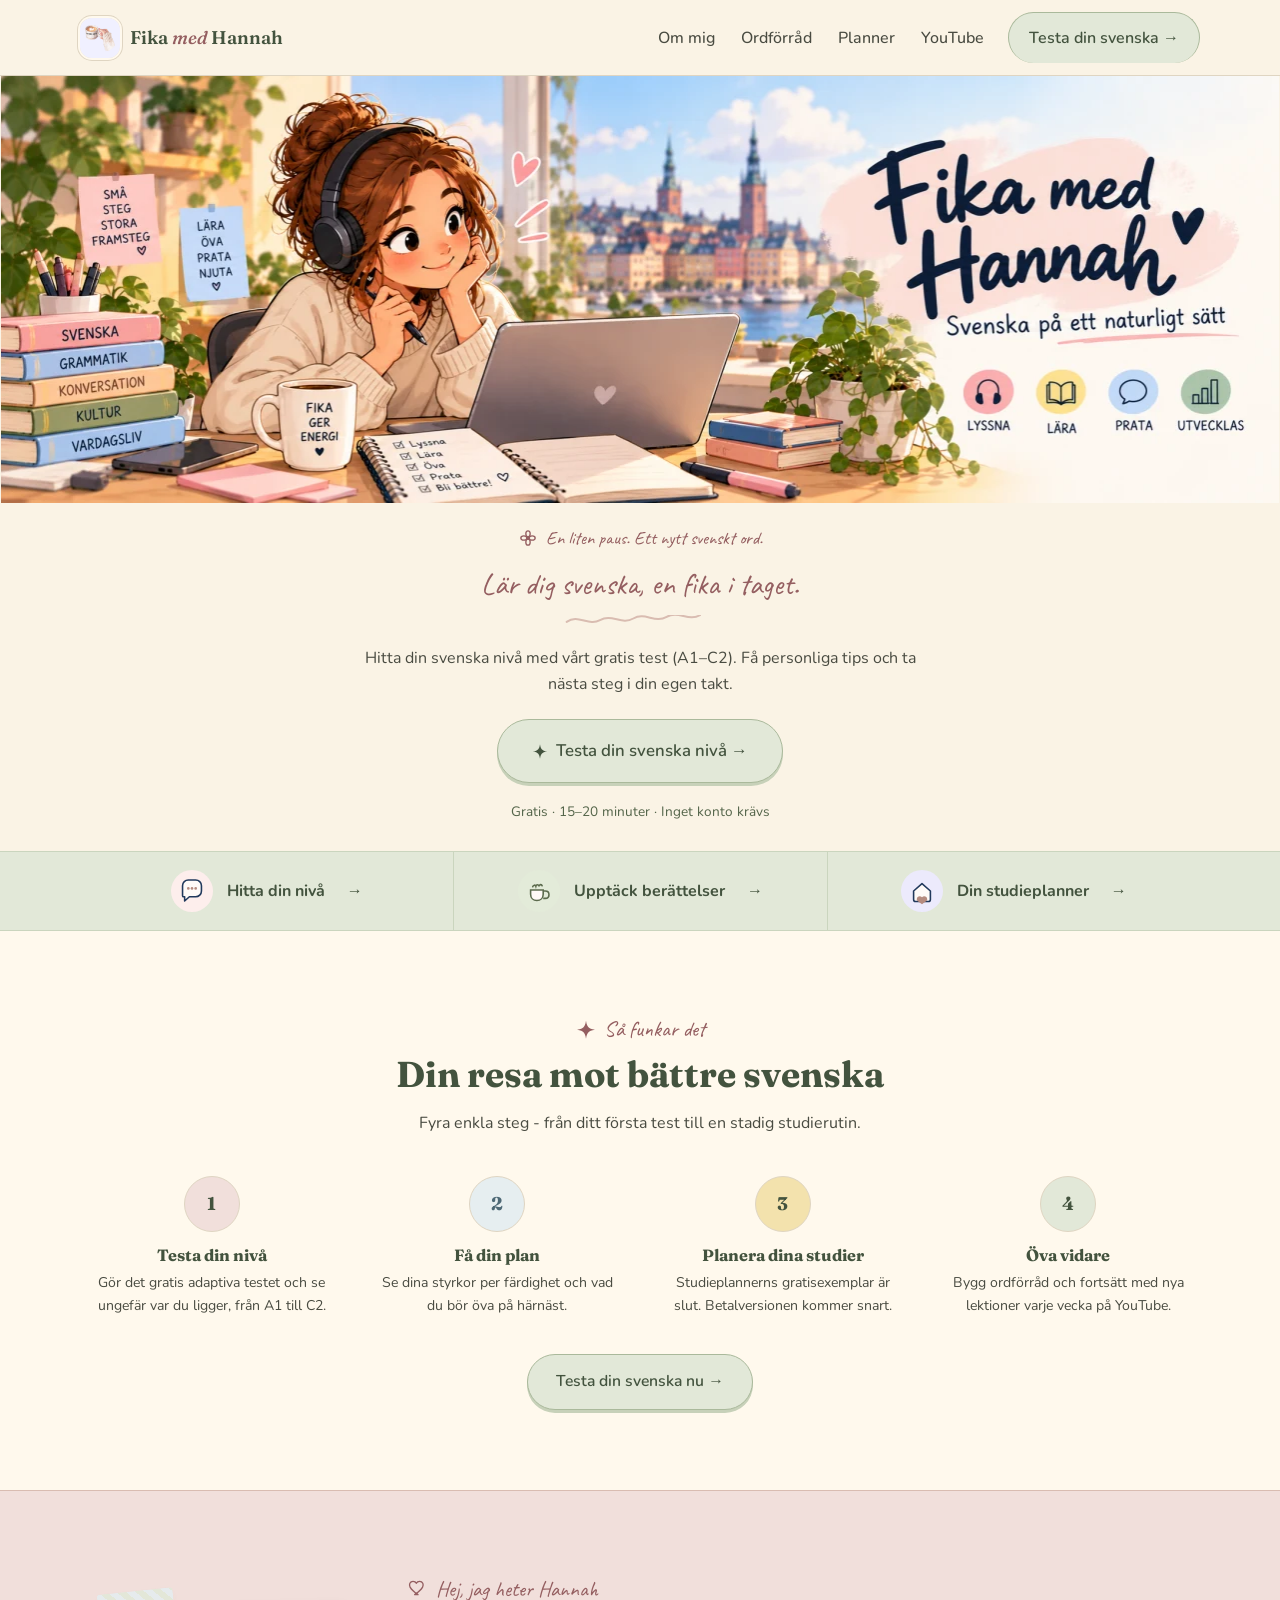
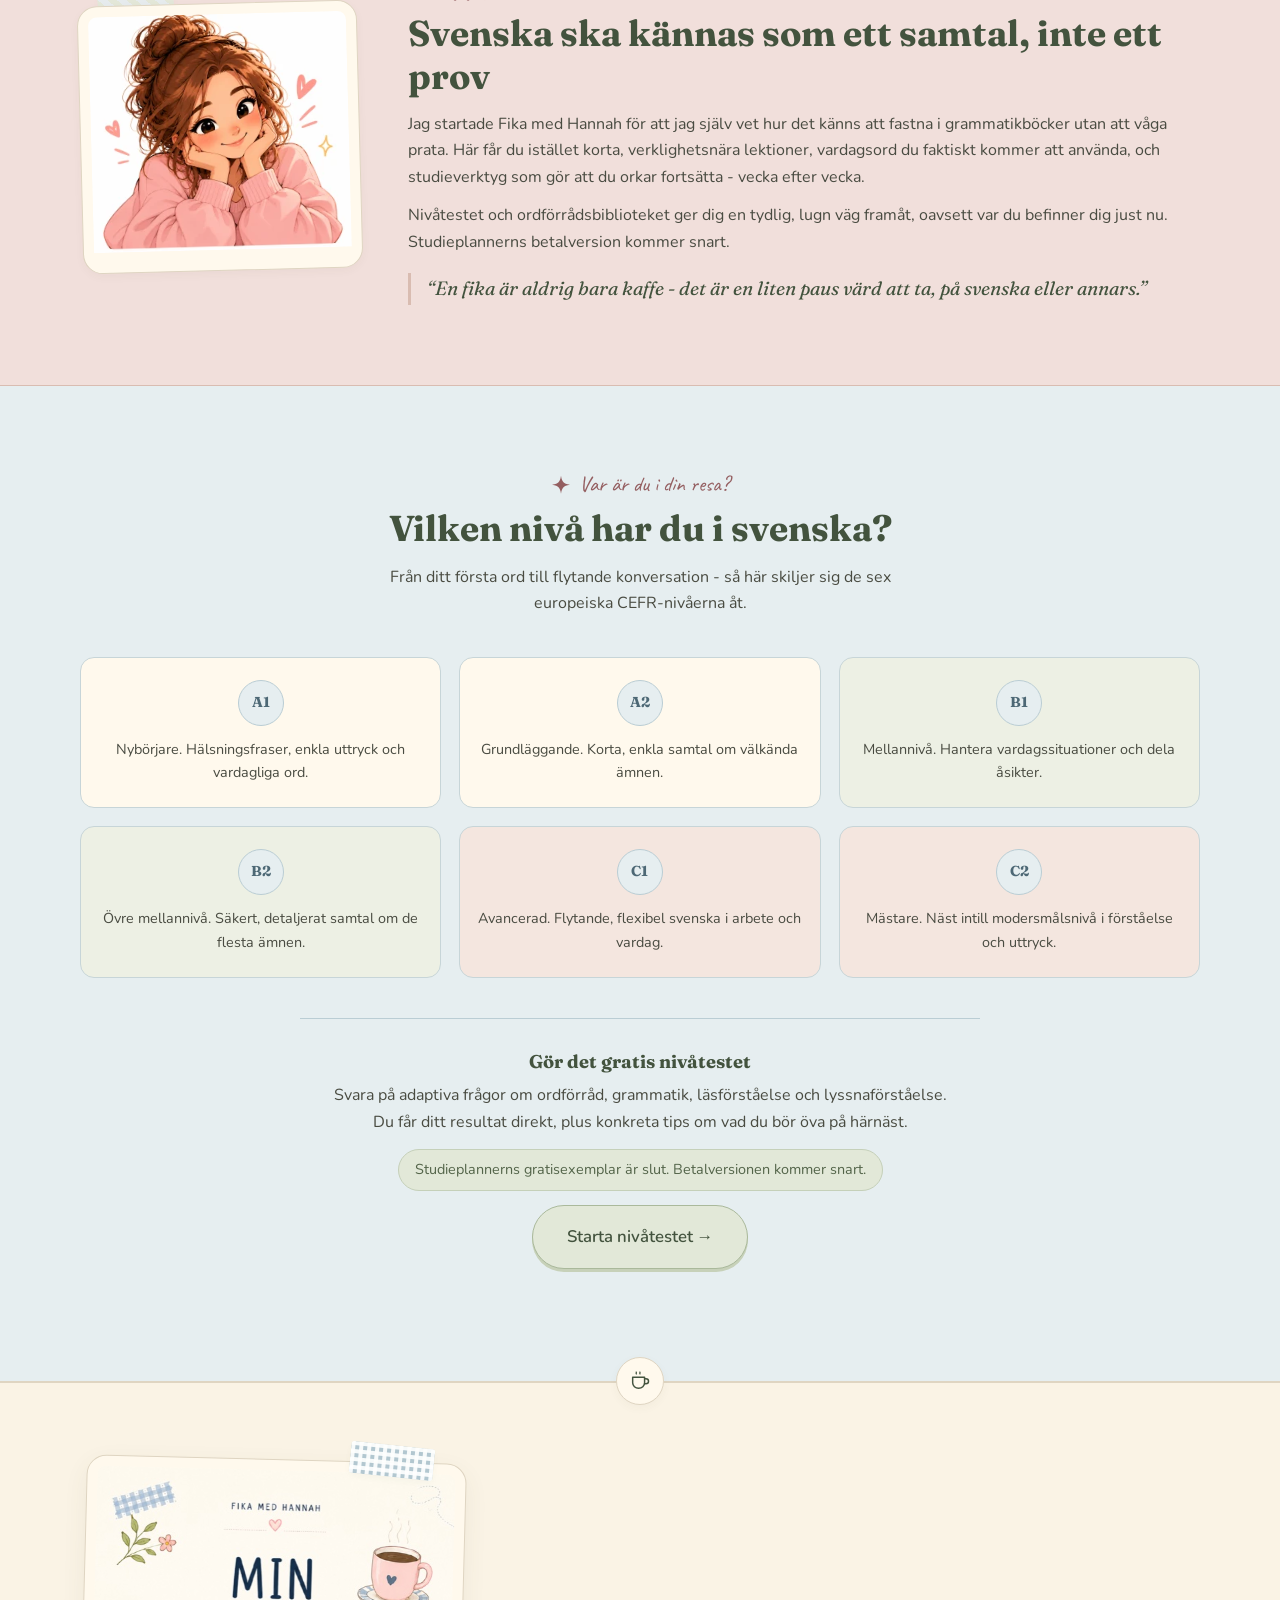
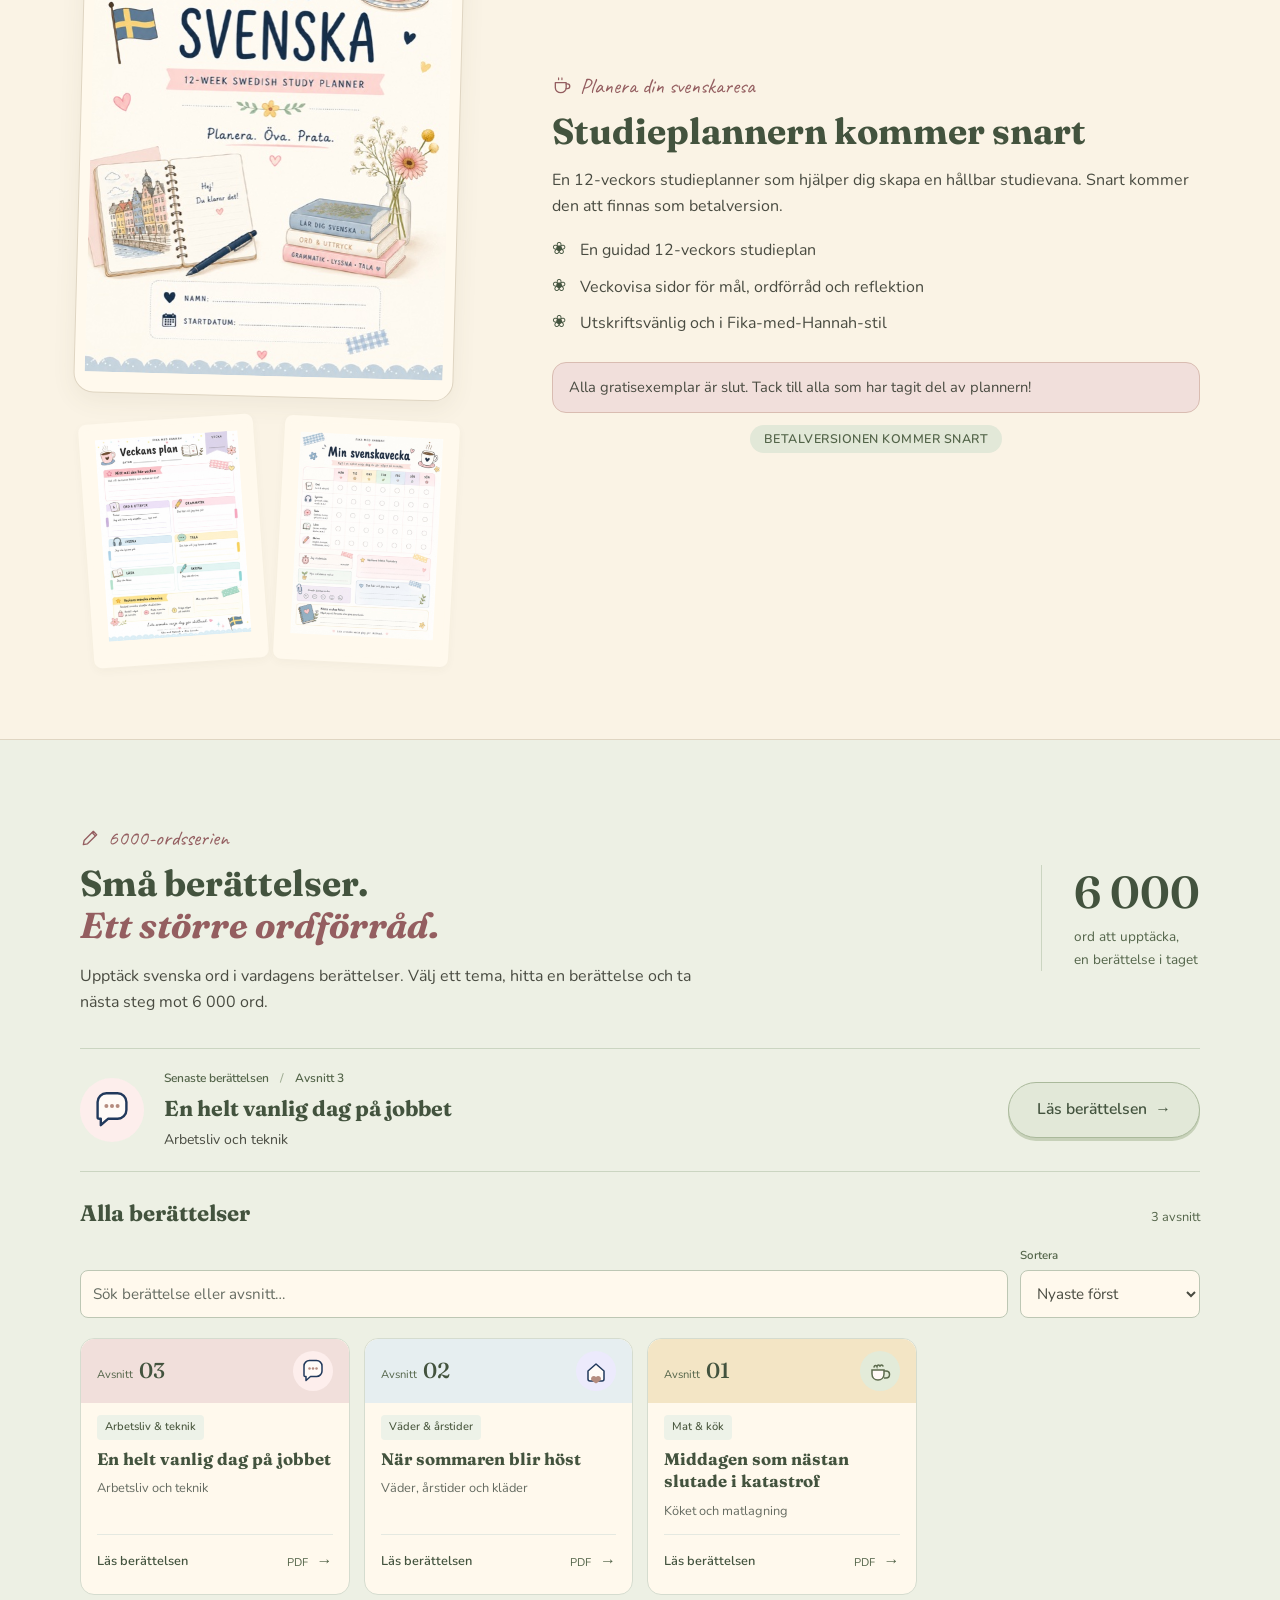
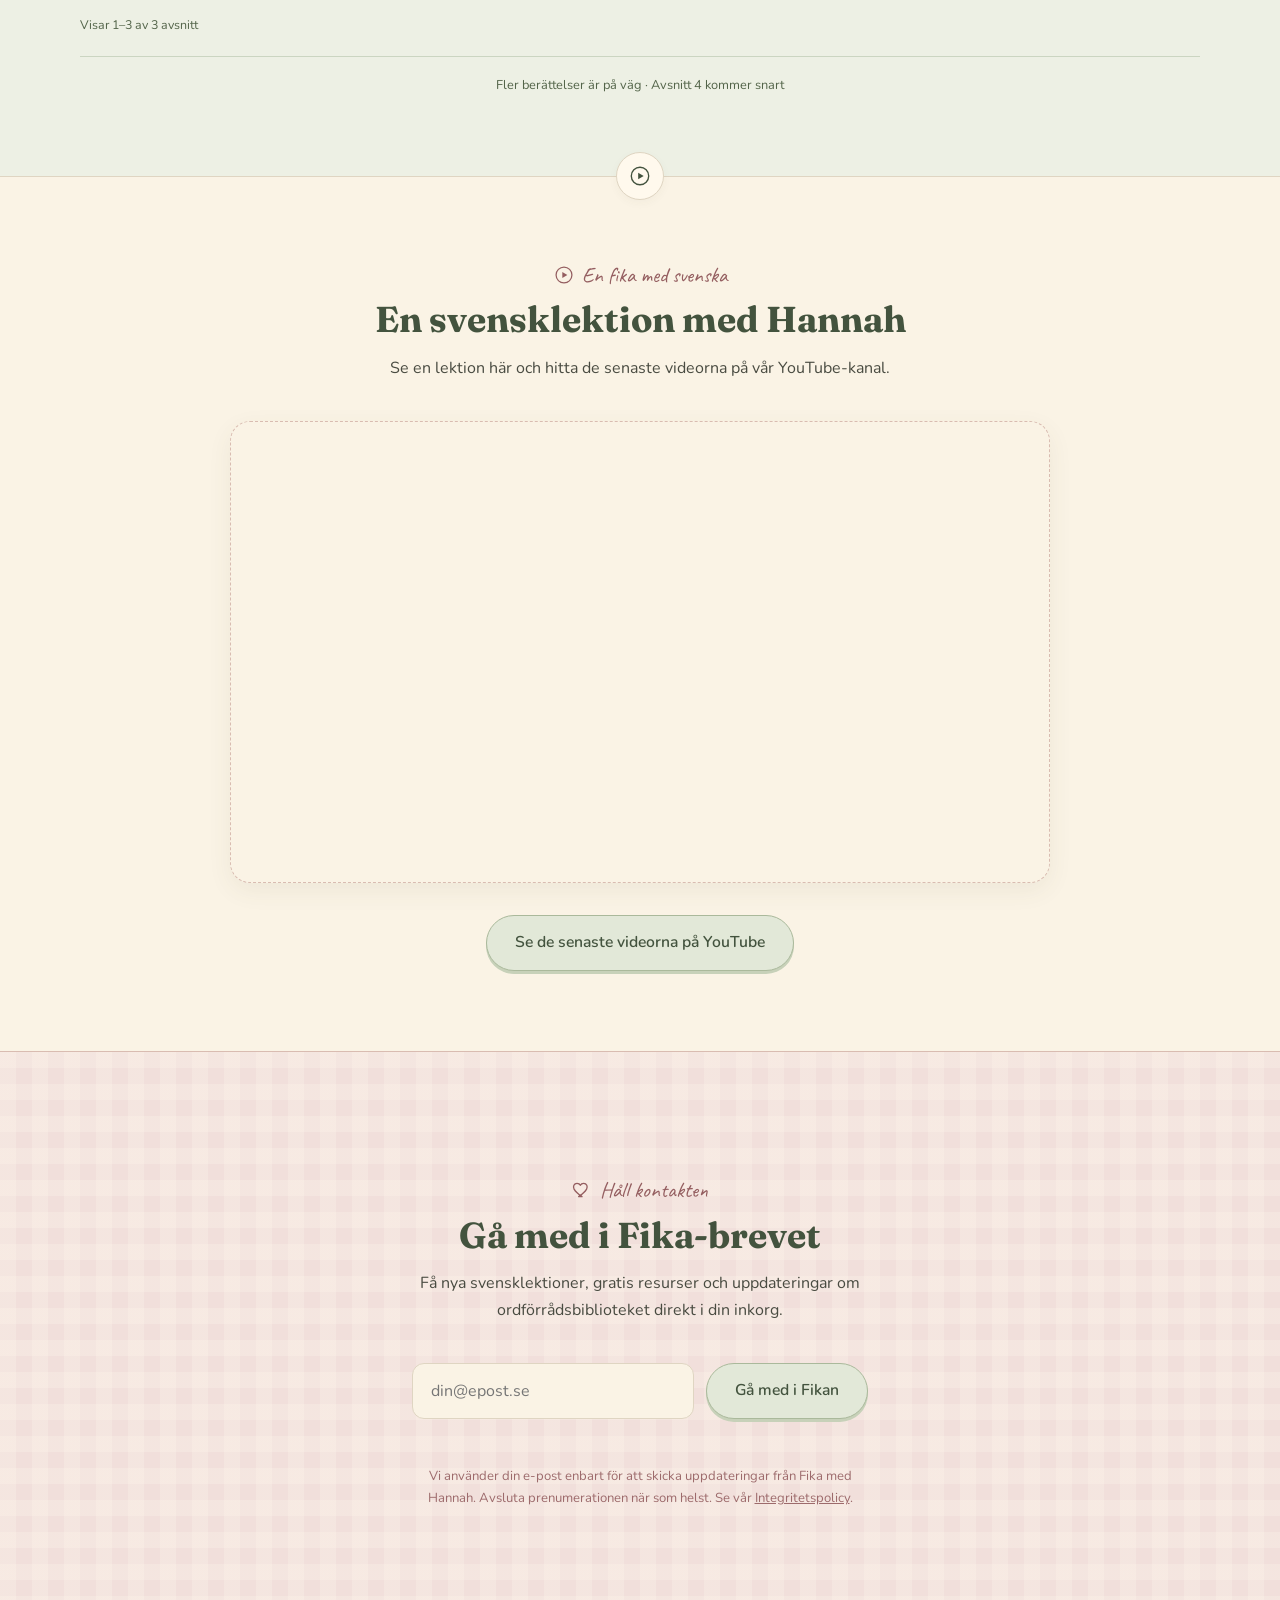
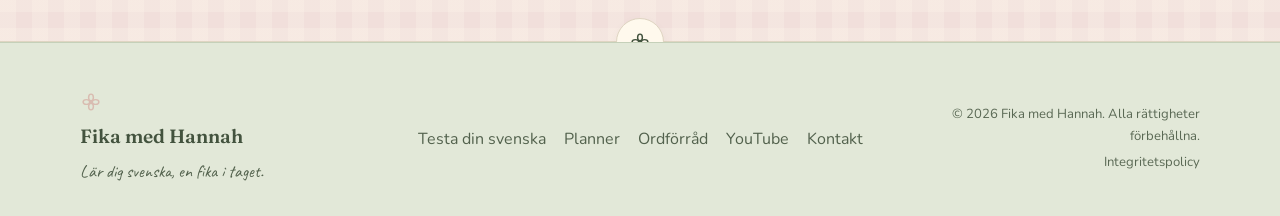
<file: index.html>
<!DOCTYPE html>
<html lang="sv">
<head>
  <meta charset="UTF-8">
  <title>Fika med Hannah - Lär dig svenska, en fika i taget</title>
  <meta name="viewport" content="width=device-width, initial-scale=1.0">
  <meta name="description" content="Gör Fika med Hannahs gratis svenska nivåtest (A1–C2) och få personliga rekommendationer. Studieplannerns gratisexemplar är slut och betalversionen kommer snart.">
  <meta name="theme-color" content="#fdeeec">

  <!-- Open Graph / social preview - replace og:image with a real 1200x630 brand image later -->
  <meta property="og:title" content="Fika med Hannah - Testa din svenska nivå, gratis">
  <meta property="og:description" content="Testa din svenska nivå gratis och få personliga rekommendationer. Studieplannerns gratisexemplar är slut och betalversionen kommer snart.">
  <meta property="og:type" content="website">
  <meta property="og:image" content="assets/logo.png">

  <link rel="icon" type="image/svg+xml" href="assets/favicon.svg">
  <link rel="apple-touch-icon" href="assets/logo.png">

  <!-- Google Fonts: Fraunces, Nunito and hand-written Caveat -->
  <link rel="preconnect" href="https://fonts.googleapis.com">
  <link rel="preconnect" href="https://fonts.gstatic.com" crossorigin>
  <link href="https://fonts.googleapis.com/css2?family=Fraunces:opsz,wght@9..144,500;9..144,600;9..144,700&family=Nunito:wght@400;500;600;700;800&family=Caveat:wght@600&display=swap" rel="stylesheet">

  <link rel="stylesheet" href="styles.css?v=21315a2e">
</head>
<body>

  <!-- Hand-drawn icon sprite used for decorative accents throughout the page -->
  <svg aria-hidden="true" style="position:absolute;width:0;height:0;overflow:hidden">
    <defs>
      <symbol id="i-flower" viewBox="0 0 24 24">
        <g fill="none" stroke="currentColor" stroke-width="1.6" stroke-linecap="round" stroke-linejoin="round">
          <ellipse cx="12" cy="7" rx="2.6" ry="3.6"/>
          <ellipse cx="12" cy="17" rx="2.6" ry="3.6"/>
          <ellipse cx="7" cy="12" rx="3.6" ry="2.6"/>
          <ellipse cx="17" cy="12" rx="3.6" ry="2.6"/>
          <circle cx="12" cy="12" r="2.2" fill="currentColor" stroke="none"/>
        </g>
      </symbol>
      <symbol id="i-heart" viewBox="0 0 24 24">
        <path d="M12 20s-7-4.6-9.5-9C.8 7.8 2.4 4 6 4c2 0 3.4 1.1 4 2.4C10.6 5.1 12 4 14 4c3.6 0 5.2 3.8 3.5 7-2.5 4.4-9.5 9-9.5 9z"
              fill="none" stroke="currentColor" stroke-width="1.6" stroke-linejoin="round"/>
      </symbol>
      <symbol id="i-star" viewBox="0 0 24 24">
        <path d="M12 2c.6 4.4 1.8 6.6 3 7.8 1.2 1.2 3.4 2.4 7.8 3-4.4.6-6.6 1.8-7.8 3-1.2 1.2-2.4 3.4-3 7.8-.6-4.4-1.8-6.6-3-7.8C7.8 14.6 5.6 13.4 1.2 12.8 5.6 12.2 7.8 11 9 9.8c1.2-1.2 2.4-3.4 3-7.8z"
              fill="currentColor"/>
      </symbol>
      <symbol id="i-mug" viewBox="0 0 24 24">
        <g fill="none" stroke="currentColor" stroke-width="1.6" stroke-linecap="round" stroke-linejoin="round">
          <path d="M4 8h13v6c0 3.3-2.9 6-6.5 6S4 17.3 4 14V8z"/>
          <path d="M17 9.5h1.5a2.8 2.8 0 0 1 0 5.6H17"/>
          <path d="M8 4.3c-.6-.7.3-1-.1-2M12 4.3c-.6-.7.3-1-.1-2" stroke-width="1.4"/>
        </g>
      </symbol>
      <symbol id="i-pencil" viewBox="0 0 24 24">
        <path d="M4 20l1-5 11-11 4 4-11 11-5 1z" fill="none" stroke="currentColor" stroke-width="1.6" stroke-linejoin="round"/>
        <path d="M14.5 5.5l4 4" fill="none" stroke="currentColor" stroke-width="1.6"/>
      </symbol>
      <symbol id="i-swirl" viewBox="0 0 180 14">
        <path d="M2 8c14-10 26 6 40-2 14-8 26 6 40-2 14-8 26 6 40-2 14-8 26 6 40-2"
              fill="none" stroke="currentColor" stroke-width="2.4" stroke-linecap="round"/>
      </symbol>
      <symbol id="i-play" viewBox="0 0 24 24">
        <circle cx="12" cy="12" r="9.5" fill="none" stroke="currentColor" stroke-width="1.5"/>
        <path d="M10 8.5l6 3.5-6 3.5z" fill="currentColor"/>
      </symbol>
    </defs>
  </svg>

  <a class="skip-link" href="#main">Skip to main content</a>

  <!-- ============ HEADER / NAV ============ -->
  <header class="site-header" id="siteHeader">
    <div class="wrap header-inner">
      <a class="brand" href="#home" aria-label="Fika med Hannah - home">
        <img class="brand-mark" src="assets/logo.png" alt="" width="40" height="40">
        <span class="brand-name">Fika <em>med</em> Hannah</span>
      </a>

      <button class="nav-toggle" id="navToggle" aria-expanded="false" aria-controls="primaryNav">
        <span class="sr-only">Menu</span>
        <span class="nav-toggle-bar"></span>
      </button>

      <nav class="primary-nav" id="primaryNav" aria-label="Primary">
        <ul>
          <li><a href="#about">Om mig</a></li>
          <li><a href="#vocabulary">Ordförråd</a></li>
          <li><a href="#planner">Planner</a></li>
          <li><a data-config-href="youtubeChannelUrl" href="#" target="_blank" rel="noopener">YouTube</a></li>
          <li><a class="nav-cta" href="level-test/">Testa din svenska &rarr;</a></li>
        </ul>
      </nav>
    </div>
  </header>

  <main id="main">

    <!-- ============ HERO ============ -->
    <section class="hero" id="home">
      <picture class="hero-banner">
        <source type="image/webp" srcset="assets/fika-banner-640.webp 640w, assets/fika-banner-1280.webp 1280w, assets/fika-banner-2172.webp 2172w" sizes="(min-width: 2172px) 2172px, 100vw">
        <img src="assets/fika-banner.jpg" alt="Fika med Hannah. Svenska på ett naturligt sätt. En illustrerad studieplats med kaffe, böcker och utsikt över Stockholm." width="2172" height="724" fetchpriority="high" loading="eager">
      </picture>
      <div class="wrap hero-inner">
        <div class="hero-copy">
          <p class="eyebrow"><svg class="eyebrow-icon" aria-hidden="true"><use href="#i-flower"/></svg>En liten paus. Ett nytt svenskt ord.</p>
          <h1 class="sr-only">Fika med Hannah</h1>
          <p class="tagline">Lär dig svenska, en fika i taget.</p>
          <svg class="tagline-swirl" aria-hidden="true"><use href="#i-swirl"/></svg>
          <p class="hero-text">
            Hitta din svenska nivå med vårt gratis test (A1–C2). Få personliga tips
            och ta nästa steg i din egen takt.
          </p>
          <div class="button-row">
            <a class="btn btn-primary btn-large" href="level-test/"><svg aria-hidden="true" width="16" height="16"><use href="#i-star"/></svg>Testa din svenska nivå &rarr;</a>
          </div>
          <p class="hero-meta">Gratis · 15–20 minuter · Inget konto krävs</p>
        </div>

      </div>
    </section>

    <nav class="learning-paths" aria-label="Din svenskaresa">
      <div class="wrap">
        <a href="level-test/"><img src="assets/icons/icon-everyday.svg" alt="" width="42" height="42"><span>Hitta din nivå</span><span aria-hidden="true">&rarr;</span></a>
        <a href="#vocabulary"><img src="assets/icons/icon-food.svg" alt="" width="42" height="42"><span>Upptäck berättelser</span><span aria-hidden="true">&rarr;</span></a>
        <a href="#planner"><img src="assets/icons/icon-home.svg" alt="" width="42" height="42"><span>Din studieplanner</span><span aria-hidden="true">&rarr;</span></a>
      </div>
    </nav>

    <!-- ============ HOW IT WORKS ============ -->
    <section class="section features" id="how-it-works">
      <div class="wrap">
        <div class="section-head center">
          <p class="eyebrow"><svg class="eyebrow-icon" aria-hidden="true"><use href="#i-star"/></svg>Så funkar det</p>
          <h2>Din resa mot bättre svenska</h2>
          <p>Fyra enkla steg - från ditt första test till en stadig studierutin.</p>
        </div>
        <ul class="feature-grid" role="list">
          <li class="feature-card">
            <span class="feature-icon feature-icon-num">1</span>
            <h3>Testa din nivå</h3>
            <p>Gör det gratis adaptiva testet och se ungefär var du ligger, från A1 till C2.</p>
          </li>
          <li class="feature-card">
            <span class="feature-icon feature-icon-num">2</span>
            <h3>Få din plan</h3>
            <p>Se dina styrkor per färdighet och vad du bör öva på härnäst.</p>
          </li>
          <li class="feature-card">
            <span class="feature-icon feature-icon-num">3</span>
            <h3>Planera dina studier</h3>
            <p>Studieplannerns gratisexemplar är slut. Betalversionen kommer snart.</p>
          </li>
          <li class="feature-card">
            <span class="feature-icon feature-icon-num">4</span>
            <h3>Öva vidare</h3>
            <p>Bygg ordförråd och fortsätt med nya lektioner varje vecka på YouTube.</p>
          </li>
        </ul>
        <div class="center how-it-works-cta">
          <a class="btn btn-primary" href="level-test/">Testa din svenska nu &rarr;</a>
        </div>
      </div>
    </section>

    <!-- ============ ABOUT ============ -->
    <section class="section about" id="about">
      <div class="wrap about-inner">
        <div class="about-photo">
          <picture>
            <source type="image/webp" srcset="assets/hannah-portrait-320.webp 320w, assets/hannah-portrait-640.webp 640w, assets/hannah-portrait.webp 1312w" sizes="(min-width: 780px) 280px, (min-width: 340px) 300px, calc(100vw - 40px)">
            <img src="assets/hannah-portrait.jpg" alt="Illustrerat porträtt av Hannah i en rosa tröja, med händerna under hakan." width="1312" height="1199" loading="lazy" decoding="async">
          </picture>
        </div>
        <div class="about-copy">
          <p class="eyebrow"><svg class="eyebrow-icon" aria-hidden="true"><use href="#i-heart"/></svg>Hej, jag heter Hannah</p>
          <h2>Svenska ska kännas som ett samtal, inte ett prov</h2>
          <p>
            Jag startade Fika med Hannah för att jag själv vet hur det känns att fastna i grammatikböcker
            utan att våga prata. Här får du istället korta, verklighetsnära lektioner, vardagsord du
            faktiskt kommer att använda, och studieverktyg som gör att du orkar fortsätta - vecka efter vecka.
          </p>
          <p>
            Nivåtestet och ordförrådsbiblioteket ger dig en tydlig, lugn väg framåt,
            oavsett var du befinner dig just nu. Studieplannerns betalversion kommer snart.
          </p>
          <p class="pull-quote">&ldquo;En fika är aldrig bara kaffe - det är en liten paus värd att ta, på svenska eller annars.&rdquo;</p>
        </div>
      </div>
    </section>

    <!-- ============ SWEDISH LEVEL TEST ============ -->
    <section class="section level-test alt-bg" id="level-test">
      <div class="wrap">
        <div class="section-head center">
          <p class="eyebrow"><svg class="eyebrow-icon" aria-hidden="true"><use href="#i-star"/></svg>Var är du i din resa?</p>
          <h2>Vilken nivå har du i svenska?</h2>
          <p>Från ditt första ord till flytande konversation - så här skiljer sig de sex europeiska CEFR-nivåerna åt.</p>
        </div>

        <ul class="level-grid" role="list">
          <li class="level-card"><span class="level-tag">A1</span><p>Nybörjare. Hälsningsfraser, enkla uttryck och vardagliga ord.</p></li>
          <li class="level-card"><span class="level-tag">A2</span><p>Grundläggande. Korta, enkla samtal om välkända ämnen.</p></li>
          <li class="level-card"><span class="level-tag">B1</span><p>Mellannivå. Hantera vardagssituationer och dela åsikter.</p></li>
          <li class="level-card"><span class="level-tag">B2</span><p>Övre mellannivå. Säkert, detaljerat samtal om de flesta ämnen.</p></li>
          <li class="level-card"><span class="level-tag">C1</span><p>Avancerad. Flytande, flexibel svenska i arbete och vardag.</p></li>
          <li class="level-card"><span class="level-tag">C2</span><p>Mästare. Näst intill modersmålsnivå i förståelse och uttryck.</p></li>
        </ul>

        <div class="lt-cta-panel center">
          <h3>Gör det gratis nivåtestet</h3>
          <p>Svara på adaptiva frågor om ordförråd, grammatik, läsförståelse och lyssnaförståelse. Du får ditt resultat direkt, plus konkreta tips om vad du bör öva på härnäst.</p>
          <p class="lt-bonus-note">Studieplannerns gratisexemplar är slut. Betalversionen kommer snart.</p>
          <a class="btn btn-primary btn-large" href="level-test/">Starta nivåtestet &rarr;</a>
        </div>
      </div>
    </section>

    <!-- ============ STUDY PLANNER ============ -->
    <div class="divider" aria-hidden="true"><span class="divider-medallion"><svg><use href="#i-mug"/></svg></span></div>
    <section class="section planner-feature" id="planner">
      <div class="wrap planner-inner">
        <div class="planner-visual">
          <img src="assets/planner-cover.jpg" alt="Cover of the Min Svenska 12-week Swedish study planner by Fika med Hannah" width="509" height="720">
          <div class="planner-gallery">
            <img src="assets/planner-preview-1.jpg" alt="A weekly planning page inside the study planner, with a colour-coded day-by-day study schedule" width="452" height="640">
            <img src="assets/planner-preview-2.jpg" alt="A weekly habit tracker page inside the study planner for logging words, listening, speaking, reading and writing practice" width="452" height="640">
          </div>
        </div>
        <div class="planner-copy">
          <p class="eyebrow"><svg class="eyebrow-icon" aria-hidden="true"><use href="#i-mug"/></svg>Planera din svenskaresa</p>
          <h2>Studieplannern kommer snart</h2>
          <p>En 12-veckors studieplanner som hjälper dig skapa en hållbar studievana. Snart kommer den att finnas som betalversion.</p>
          <ul class="planner-points">
            <li>En guidad 12-veckors studieplan</li>
            <li>Veckovisa sidor för mål, ordförråd och reflektion</li>
            <li>Utskriftsvänlig och i Fika-med-Hannah-stil</li>
          </ul>
          <p class="planner-offer">Alla gratisexemplar är slut. Tack till alla som har tagit del av plannern!</p>

          <div class="center planner-cta">
            <p class="soon-badge" id="plannerClaimCount">Betalversionen kommer snart</p>
          </div>
        </div>
      </div>
    </section>

    <!-- ============ VOCABULARY ============ -->
    <section class="section vocabulary alt-bg" id="vocabulary">
      <div class="wrap">
        <div class="vocab-heading">
          <div class="section-head">
            <p class="eyebrow"><svg class="eyebrow-icon" aria-hidden="true"><use href="#i-pencil"/></svg>6000-ordsserien</p>
            <h2>Små berättelser.<br><em>Ett större ordförråd.</em></h2>
            <p>Upptäck svenska ord i vardagens berättelser. Välj ett tema, hitta en berättelse och ta nästa steg mot 6 000 ord.</p>
          </div>
          <p class="vocab-goal"><strong>6 000</strong><span>ord att upptäcka,<br>en berättelse i taget</span></p>
        </div>

        <div class="vocab-featured">
          <img src="assets/icons/icon-everyday.svg" alt="" width="112" height="112">
          <div class="vocab-featured-copy">
            <p class="vocab-kicker">Senaste berättelsen <span aria-hidden="true">/</span> <span id="featuredEpisodeNumber">Avsnitt 3</span></p>
            <h3 id="featuredEpisodeTitle">En helt vanlig dag på jobbet</h3>
            <p id="featuredEpisodeTopic">Arbetsliv och teknik</p>
          </div>
          <a class="btn btn-primary" id="featuredEpisodeLink" href="downloads/word-series-episode-3.pdf" target="_blank" rel="noopener">Läs berättelsen <span aria-hidden="true">&rarr;</span><span class="sr-only"> (PDF, öppnas i ny flik)</span></a>
        </div>

        <div class="vocab-library-heading">
          <h3 id="episodeLibraryHeading">Alla berättelser</h3>
          <span class="vocab-library-count" id="episodeTotal">3 avsnitt</span>
        </div>
        <form class="vocab-toolbar" id="episodeFilters" role="search" aria-label="Sök i avsnitten" hidden>
          <label class="vocab-search" for="episodeSearch">
            <span class="sr-only">Sök berättelse eller avsnittsnummer</span>
            <input id="episodeSearch" type="search" placeholder="Sök berättelse eller avsnitt…" autocomplete="off" aria-controls="episodeList">
          </label>
          <label class="vocab-select" for="episodeSort"><span>Sortera</span><select id="episodeSort" aria-controls="episodeList"><option value="newest">Nyaste först</option><option value="oldest">Äldsta först</option></select></label>
        </form>

        <ul class="episode-grid" id="episodeList" aria-labelledby="episodeLibraryHeading" role="list">
          <li class="episode-card" data-episode="1" data-topic="Mat &amp; kök">
            <div class="episode-card-top"><span class="episode-number">Avsnitt <strong>01</strong></span><img src="assets/icons/icon-food.svg" alt="" width="56" height="56" loading="lazy"></div>
            <span class="episode-topic">Mat &amp; kök</span>
            <h3>Middagen som nästan slutade i katastrof</h3>
            <p>Köket och matlagning</p>
            <a class="episode-link" href="downloads/word-series-episode-1.pdf" target="_blank" rel="noopener"><span>Läs berättelsen <span class="sr-only">Middagen som nästan slutade i katastrof (öppnas i ny flik)</span></span><span class="episode-link-format">PDF <span aria-hidden="true">&rarr;</span></span></a>
          </li>
          <li class="episode-card" data-episode="2" data-topic="Väder &amp; årstider">
            <div class="episode-card-top"><span class="episode-number">Avsnitt <strong>02</strong></span><img src="assets/icons/icon-home.svg" alt="" width="56" height="56" loading="lazy"></div>
            <span class="episode-topic">Väder &amp; årstider</span>
            <h3>När sommaren blir höst</h3>
            <p>Väder, årstider och kläder</p>
            <a class="episode-link" href="downloads/word-series-episode-2.pdf" target="_blank" rel="noopener"><span>Läs berättelsen <span class="sr-only">När sommaren blir höst (öppnas i ny flik)</span></span><span class="episode-link-format">PDF <span aria-hidden="true">&rarr;</span></span></a>
          </li>
          <li class="episode-card" data-episode="3" data-topic="Arbetsliv &amp; teknik">
            <div class="episode-card-top"><span class="episode-number">Avsnitt <strong>03</strong></span><img src="assets/icons/icon-everyday.svg" alt="" width="56" height="56" loading="lazy"></div>
            <span class="episode-topic">Arbetsliv &amp; teknik</span>
            <h3>En helt vanlig dag på jobbet</h3>
            <p>Arbetsliv och teknik</p>
            <a class="episode-link" href="downloads/word-series-episode-3.pdf" target="_blank" rel="noopener"><span>Läs berättelsen <span class="sr-only">En helt vanlig dag på jobbet (öppnas i ny flik)</span></span><span class="episode-link-format">PDF <span aria-hidden="true">&rarr;</span></span></a>
          </li>
        </ul>
        <div class="vocab-empty" id="episodeEmpty" hidden><h3>Ingen berättelse hittades</h3><p>Prova ett annat sökord.</p><button class="btn btn-secondary" id="episodeReset" type="button">Visa alla berättelser</button></div>
        <div class="vocab-library-footer">
          <p id="episodeResults" role="status" aria-live="polite" aria-atomic="true">3 avsnitt</p>
          <nav class="episode-pagination" id="episodePagination" aria-label="Avsnittssidor" hidden>
            <button type="button" id="episodePrevious" aria-label="Föregående sida" title="Föregående sida">&larr;</button>
            <span id="episodePage">Sida 1 av 1</span>
            <button type="button" id="episodeNext" aria-label="Nästa sida" title="Nästa sida">&rarr;</button>
          </nav>
        </div>
        <p class="vocab-next">Fler berättelser är på väg <span aria-hidden="true">&middot;</span> Avsnitt 4 kommer snart</p>
      </div>
    </section>

    <!-- ============ SELECTED LESSON ============ -->
    <div class="divider" aria-hidden="true"><span class="divider-medallion"><svg><use href="#i-play"/></svg></span></div>
    <section class="section latest-lesson" id="latest-lesson">
      <div class="wrap">
        <div class="section-head center">
          <p class="eyebrow"><svg class="eyebrow-icon" aria-hidden="true"><use href="#i-play"/></svg>En fika med svenska</p>
          <h2>En svensklektion med Hannah</h2>
          <p>Se en lektion här och hitta de senaste videorna på vår YouTube-kanal.</p>
        </div>

        <!-- Responsive YouTube embed; swap in a real video ID via CONFIG.latestVideoId in script.js -->
        <div class="video-frame" id="videoFrame">
          <div class="video-placeholder" id="videoPlaceholder">
            <svg class="video-placeholder-icon" aria-hidden="true"><use href="#i-play"/></svg>
            <p>En svensklektion med Hannah</p>
            <a class="btn btn-secondary" href="https://www.youtube.com/watch?v=R2MUF9MsUOE" target="_blank" rel="noopener">Se lektionen på YouTube</a>
          </div>
        </div>

        <div class="center">
          <a class="btn btn-primary" data-config-href="youtubeChannelUrl" href="https://www.youtube.com/@fikamedhannah" target="_blank" rel="noopener">Se de senaste videorna på YouTube</a>
        </div>
      </div>
    </section>

    <!-- ============ EMAIL SIGNUP ============ -->
    <section class="section signup alt-bg" id="signup">
      <div class="wrap signup-inner">
        <div class="section-head center">
          <p class="eyebrow"><svg class="eyebrow-icon" aria-hidden="true"><use href="#i-heart"/></svg>Håll kontakten</p>
          <h2>Gå med i Fika-brevet</h2>
          <p>Få nya svensklektioner, gratis resurser och uppdateringar om ordförrådsbiblioteket direkt i din inkorg.</p>
        </div>

        <!--
          FRONTEND-ONLY FORM.
          To connect a real provider (MailerLite, Brevo, ConvertKit, etc.):
            1. Replace the form "action" attribute below with the endpoint your provider gives you.
            2. Remove/adjust the JS preventDefault() handler in script.js (search for "EMAIL SIGNUP").
            3. Give the email <input> the "name" attribute your provider expects (e.g. "email").
          Until then, submissions just show a friendly thank-you message and go nowhere.
        -->
        <form class="signup-form" id="signupForm" action="#" method="post" novalidate>
          <label class="sr-only" for="signupEmail">E-postadress</label>
          <input class="signup-input" type="email" id="signupEmail" name="email" placeholder="din@epost.se" autocomplete="email" required>
          <button class="btn btn-primary" type="submit">Gå med i Fikan</button>
        </form>
        <p class="signup-message" id="signupMessage" role="status" aria-live="polite"></p>
        <p class="privacy-note">Vi använder din e-post enbart för att skicka uppdateringar från Fika med Hannah. Avsluta prenumerationen när som helst. Se vår <a href="privacy-policy.html">Integritetspolicy</a>.</p>
      </div>
    </section>

  </main>

  <div class="divider" aria-hidden="true"><span class="divider-medallion"><svg><use href="#i-flower"/></svg></span></div>

  <!-- ============ FOOTER ============ -->
  <footer class="site-footer">
    <div class="wrap footer-inner">
      <div class="footer-brand">
        <svg class="footer-icon" aria-hidden="true"><use href="#i-flower"/></svg>
        <span class="footer-name">Fika med Hannah</span>
        <span class="footer-tagline">Lär dig svenska, en fika i taget.</span>
      </div>

      <nav class="footer-nav" aria-label="Footer">
        <ul>
          <li><a href="level-test/">Testa din svenska</a></li>
          <li><a href="#planner">Planner</a></li>
          <li><a href="#vocabulary">Ordförråd</a></li>
          <li><a data-config-href="youtubeChannelUrl" href="#" target="_blank" rel="noopener">YouTube</a></li>
          <!-- Placeholder contact - replace with a real inbox address -->
          <li><a href="mailto:hello@fikamedhannah.com">Kontakt</a></li>
        </ul>
      </nav>

      <div class="footer-legal">
        <p>&copy; <span id="year"></span> Fika med Hannah. Alla rättigheter förbehållna.</p>
        <p><a href="privacy-policy.html">Integritetspolicy</a></p>
      </div>
    </div>
  </footer>

  <script src="script.js"></script>
</body>
</html>
</file>
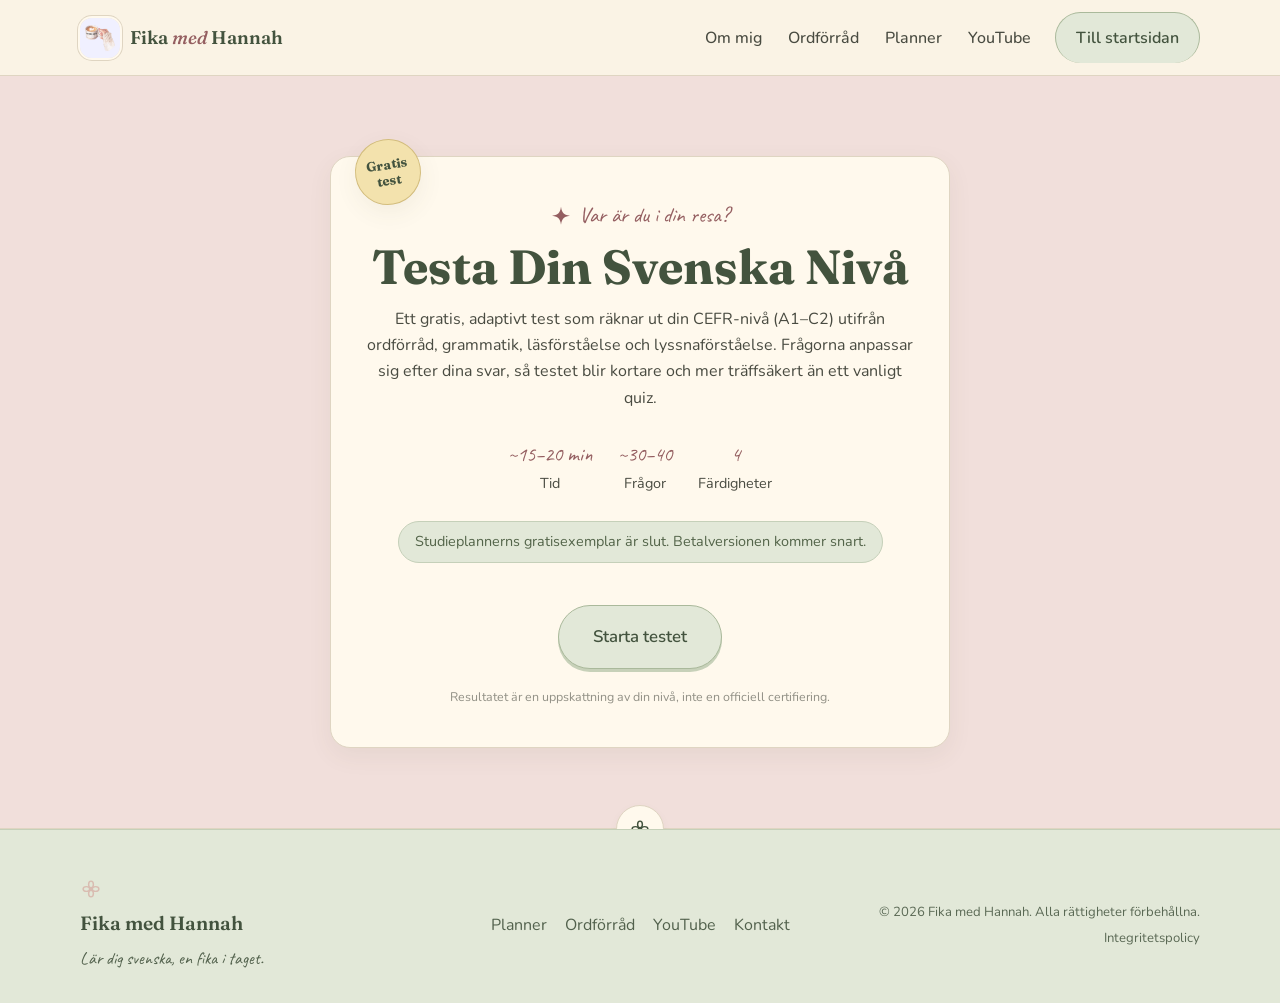
<file: level-test/index.html>
<!DOCTYPE html>
<html lang="sv">
<head>
  <meta charset="UTF-8">
  <title>Testa Din Svenska Nivå (Adaptivt Test) | Fika med Hannah</title>
  <meta name="viewport" content="width=device-width, initial-scale=1.0">
  <meta name="description" content="Ett gratis, adaptivt CEFR-test som räknar ut din svenska nivå (A1–C2) utifrån ordförråd, grammatik, läsförståelse och lyssnaförståelse.">
  <meta name="theme-color" content="#fdeeec">

  <meta property="og:title" content="Testa Din Svenska Nivå | Fika med Hannah">
  <meta property="og:description" content="Ett gratis, adaptivt test som räknar ut din svenska CEFR-nivå på cirka 15–20 minuter.">
  <meta property="og:type" content="website">
  <meta property="og:image" content="../assets/logo.png">

  <link rel="icon" type="image/svg+xml" href="../assets/favicon.svg">
  <link rel="apple-touch-icon" href="../assets/logo.png">

  <link rel="preconnect" href="https://fonts.googleapis.com">
  <link rel="preconnect" href="https://fonts.gstatic.com" crossorigin>
  <link href="https://fonts.googleapis.com/css2?family=Fraunces:opsz,wght@9..144,500;9..144,600;9..144,700&family=Nunito:wght@400;500;600;700;800&family=Caveat:wght@600&display=swap" rel="stylesheet">

  <link rel="stylesheet" href="../styles.css?v=21315a2e">
  <link rel="stylesheet" href="../assets/css/level-test.css">
</head>
<body>

  <!-- Hand-drawn icon sprite - same set as index.html, plus i-book/i-headphones for this page's skill categories -->
  <svg aria-hidden="true" style="position:absolute;width:0;height:0;overflow:hidden">
    <defs>
      <symbol id="i-flower" viewBox="0 0 24 24">
        <g fill="none" stroke="currentColor" stroke-width="1.6" stroke-linecap="round" stroke-linejoin="round">
          <ellipse cx="12" cy="7" rx="2.6" ry="3.6"/>
          <ellipse cx="12" cy="17" rx="2.6" ry="3.6"/>
          <ellipse cx="7" cy="12" rx="3.6" ry="2.6"/>
          <ellipse cx="17" cy="12" rx="3.6" ry="2.6"/>
          <circle cx="12" cy="12" r="2.2" fill="currentColor" stroke="none"/>
        </g>
      </symbol>
      <symbol id="i-heart" viewBox="0 0 24 24">
        <path d="M12 20S3 14 3 8.5C3 5.5 5.5 3.5 8 3.5c1.8 0 3.2 1 4 2.4.8-1.4 2.2-2.4 4-2.4 2.5 0 5 2 5 5C21 14 12 20 12 20z"
              fill="none" stroke="currentColor" stroke-width="1.6" stroke-linejoin="round"/>
      </symbol>
      <symbol id="i-star" viewBox="0 0 24 24">
        <path d="M12 2c.6 4.4 1.8 6.6 3 7.8 1.2 1.2 3.4 2.4 7.8 3-4.4.6-6.6 1.8-7.8 3-1.2 1.2-2.4 3.4-3 7.8-.6-4.4-1.8-6.6-3-7.8C7.8 14.6 5.6 13.4 1.2 12.8 5.6 12.2 7.8 11 9 9.8c1.2-1.2 2.4-3.4 3-7.8z"
              fill="currentColor"/>
      </symbol>
      <symbol id="i-mug" viewBox="0 0 24 24">
        <g fill="none" stroke="currentColor" stroke-width="1.6" stroke-linecap="round" stroke-linejoin="round">
          <path d="M4 8h13v6c0 3.3-2.9 6-6.5 6S4 17.3 4 14V8z"/>
          <path d="M17 9.5h1.5a2.8 2.8 0 0 1 0 5.6H17"/>
          <path d="M8 4.3c-.6-.7.3-1-.1-2M12 4.3c-.6-.7.3-1-.1-2" stroke-width="1.4"/>
        </g>
      </symbol>
      <symbol id="i-pencil" viewBox="0 0 24 24">
        <path d="M4 20l1-5 11-11 4 4-11 11-5 1z" fill="none" stroke="currentColor" stroke-width="1.6" stroke-linejoin="round"/>
        <path d="M14.5 5.5l4 4" fill="none" stroke="currentColor" stroke-width="1.6"/>
      </symbol>
      <symbol id="i-play" viewBox="0 0 24 24">
        <circle cx="12" cy="12" r="9.5" fill="none" stroke="currentColor" stroke-width="1.5"/>
        <path d="M10 8.5l6 3.5-6 3.5z" fill="currentColor"/>
      </symbol>
      <symbol id="i-book" viewBox="0 0 24 24">
        <path d="M4 5.5c2.5-1.4 5-1.4 7.5 0v13c-2.5-1.4-5-1.4-7.5 0v-13zM19 5.5c-2.5-1.4-5-1.4-7.5 0v13c2.5-1.4 5-1.4 7.5 0v-13z"
              fill="none" stroke="currentColor" stroke-width="1.6" stroke-linejoin="round"/>
      </symbol>
      <symbol id="i-headphones" viewBox="0 0 24 24">
        <path d="M4 14v-2a8 8 0 0 1 16 0v2" fill="none" stroke="currentColor" stroke-width="1.6" stroke-linecap="round"/>
        <rect x="2.5" y="13" width="4" height="6.5" rx="1.8" fill="none" stroke="currentColor" stroke-width="1.6"/>
        <rect x="17.5" y="13" width="4" height="6.5" rx="1.8" fill="none" stroke="currentColor" stroke-width="1.6"/>
      </symbol>
    </defs>
  </svg>

  <a class="skip-link" href="#main">Skip to main content</a>

  <!-- ============ HEADER / NAV (same as index.html, links point back home) ============ -->
  <header class="site-header" id="siteHeader">
    <div class="wrap header-inner">
      <a class="brand" href="../index.html" aria-label="Fika med Hannah - home">
        <img class="brand-mark" src="../assets/logo.png" alt="" width="40" height="40">
        <span class="brand-name">Fika <em>med</em> Hannah</span>
      </a>

      <button class="nav-toggle" id="navToggle" aria-expanded="false" aria-controls="primaryNav">
        <span class="sr-only">Menu</span>
        <span class="nav-toggle-bar"></span>
      </button>

      <nav class="primary-nav" id="primaryNav" aria-label="Primary">
        <ul>
          <li><a href="../index.html#about">Om mig</a></li>
          <li><a href="../index.html#vocabulary">Ordförråd</a></li>
          <li><a href="../index.html#planner">Planner</a></li>
          <li><a data-config-href="youtubeChannelUrl" href="#" target="_blank" rel="noopener">YouTube</a></li>
          <li><a class="nav-cta" href="../index.html">Till startsidan</a></li>
        </ul>
      </nav>
    </div>
  </header>

  <main id="main">
    <section class="section level-test-page alt-bg" id="test">
      <div class="wrap">

        <!-- ============ INTRO SCREEN ============ -->
        <div id="lt-screen-intro" class="lt-card lt-intro">
          <span class="lt-sticker" aria-hidden="true">Gratis<br>test</span>
          <p class="eyebrow center"><svg class="eyebrow-icon" aria-hidden="true"><use href="#i-star"/></svg>Var är du i din resa?</p>
          <h1>Testa Din Svenska Nivå</h1>
          <p>Ett gratis, adaptivt test som räknar ut din CEFR-nivå (A1–C2) utifrån ordförråd, grammatik, läsförståelse och lyssnaförståelse. Frågorna anpassar sig efter dina svar, så testet blir kortare och mer träffsäkert än ett vanligt quiz.</p>
          <div class="lt-intro-facts">
            <div><span>~15–20 min</span>Tid</div>
            <div><span>~30–40</span>Frågor</div>
            <div><span>4</span>Färdigheter</div>
          </div>
          <p class="lt-bonus-note">Studieplannerns gratisexemplar är slut. Betalversionen kommer snart.</p>
          <div class="lt-btn-row">
            <button id="lt-start-btn" class="btn btn-primary btn-large" type="button">Starta testet</button>
            <button id="lt-resume-btn" class="btn btn-secondary is-hidden" type="button">Fortsätt där du slutade</button>
          </div>
          <p class="lt-disclaimer">Resultatet är en uppskattning av din nivå, inte en officiell certifiering.</p>
        </div>

        <!-- ============ QUESTION SCREEN ============ -->
        <div id="lt-screen-question" class="lt-card is-hidden">
          <div class="lt-progress-track"><div id="lt-progress-fill" class="lt-progress-fill" style="width:0%"></div></div>

          <p id="lt-category-tag" class="eyebrow"></p>

          <p id="lt-passage" class="lt-passage is-hidden"></p>

          <div id="lt-audio-block" class="lt-audio is-hidden">
            <button id="lt-audio-btn" type="button" aria-label="Spela upp ljud">▶</button>
            <span>Lyssna på meningen och svara på frågan.</span>
          </div>
          <audio id="lt-audio-el" preload="none"></audio>

          <h2 id="lt-question-prompt" class="lt-question-prompt"></h2>
          <div id="lt-options" class="lt-options" role="group" aria-label="Svarsalternativ"></div>

          <div class="lt-btn-row">
            <button id="lt-next-btn" class="btn btn-primary btn-large" type="button" disabled>Nästa</button>
          </div>
        </div>

        <!-- ============ RESULTS SCREEN ============ -->
        <div id="lt-screen-results" class="lt-card is-hidden">
          <p class="eyebrow center"><svg class="eyebrow-icon" aria-hidden="true"><use href="#i-flower"/></svg>Klart!</p>
          <h1 id="lt-results-headline" class="lt-results-headline"></h1>
          <p id="lt-results-sub" class="lt-results-sub"></p>

          <ul id="lt-skill-grid" class="lt-skill-grid" role="list"></ul>

          <div id="lt-recommendation" class="lt-recommendation"></div>

          <details class="lt-review" id="lt-review">
            <summary id="lt-review-summary">Se alla frågor och rätta svar</summary>
            <ol id="lt-review-list" class="lt-review-list"></ol>
          </details>

          <div class="lt-bonus-teaser">
            <p>Studieplannerns gratisexemplar är slut. Betalversionen kommer snart.</p>
          </div>

          <div class="lt-btn-row">
            <button id="lt-results-continue-btn" class="btn btn-primary btn-large" type="button">Fortsätt &rarr;</button>
            <button id="lt-restart-btn" class="btn btn-secondary" type="button">Gör om testet</button>
          </div>
          <p class="lt-disclaimer">Resultatet är en uppskattning av din nivå, inte en officiell certifiering.</p>
        </div>

        <!-- ============ EMAIL CAPTURE ============ -->
        <div id="lt-screen-email" class="lt-card lt-email is-hidden">
          <p class="eyebrow center"><svg class="eyebrow-icon" aria-hidden="true"><use href="#i-heart"/></svg>Nästan klart</p>
          <h2>Studieplannern är pausad</h2>
          <p>Alla gratisexemplar är slut. Betalversionen kommer snart. Du kan se ditt testresultat och dina rekommendationer direkt på resultatsidan.</p>

          <form class="lt-email-form" id="ltEmailForm" novalidate>
            <label class="sr-only" for="ltEmailInput">E-postadress</label>
            <input class="signup-input" type="email" id="ltEmailInput" name="email" placeholder="din@epost.se" autocomplete="email" required>
            <label class="lt-checkbox">
              <input type="checkbox" id="ltMarketingConsent" name="marketing">
              Jag vill också få nya svensklektioner, tips och erbjudanden från Fika med Hannah.
            </label>
            <button class="btn btn-primary btn-large" type="submit">Skicka mig mitt resultat</button>
          </form>
          <p class="lt-email-message" id="ltEmailMessage" role="status" aria-live="polite"></p>
          <p class="lt-disclaimer">Vi använder din e-post enbart för att skicka det du bett om. Se vår <a href="../privacy-policy.html">Integritetspolicy</a>.</p>

          <div class="lt-btn-row is-hidden" id="ltEmailContinueRow">
            <button id="lt-continue-continue-from-email-btn" class="btn btn-primary btn-large" type="button">Fortsätt &rarr;</button>
          </div>
        </div>

        <!-- ============ CONTINUE LEARNING ============ -->
        <div id="lt-screen-continue" class="lt-card lt-continue is-hidden">
          <p class="eyebrow center"><svg class="eyebrow-icon" aria-hidden="true"><use href="#i-flower"/></svg>Fortsätt din resa</p>
          <h2>Fortsätt lära dig svenska med Fika med Hannah</h2>
          <p>Här är några bra ställen att fortsätta öva på i din egen takt.</p>
          <div class="lt-continue-links">
            <a class="btn btn-secondary" data-config-href="youtubeChannelUrl" href="#" target="_blank" rel="noopener">Se fler lektioner på YouTube</a>
            <a class="btn btn-secondary" href="../index.html#vocabulary">Bygg ditt ordförråd</a>
            <a class="btn btn-secondary" href="../index.html">Till startsidan</a>
          </div>
        </div>

      </div>
    </section>
  </main>

  <div class="divider" aria-hidden="true"><span class="divider-medallion"><svg><use href="#i-flower"/></svg></span></div>

  <!-- ============ FOOTER (same as index.html) ============ -->
  <footer class="site-footer">
    <div class="wrap footer-inner">
      <div class="footer-brand">
        <svg class="footer-icon" aria-hidden="true"><use href="#i-flower"/></svg>
        <span class="footer-name">Fika med Hannah</span>
        <span class="footer-tagline">Lär dig svenska, en fika i taget.</span>
      </div>

      <nav class="footer-nav" aria-label="Footer">
        <ul>
          <li><a href="../index.html#planner">Planner</a></li>
          <li><a href="../index.html#vocabulary">Ordförråd</a></li>
          <li><a data-config-href="youtubeChannelUrl" href="#" target="_blank" rel="noopener">YouTube</a></li>
          <li><a href="mailto:hello@fikamedhannah.com">Kontakt</a></li>
        </ul>
      </nav>

      <div class="footer-legal">
        <p>&copy; <span id="year"></span> Fika med Hannah. Alla rättigheter förbehållna.</p>
        <p><a href="../privacy-policy.html">Integritetspolicy</a></p>
      </div>
    </div>
  </footer>

  <script src="../script.js"></script>
  <script type="module" src="../assets/js/level-test/app.js?v=planner-paused-20261003"></script>
</body>
</html>
</file>
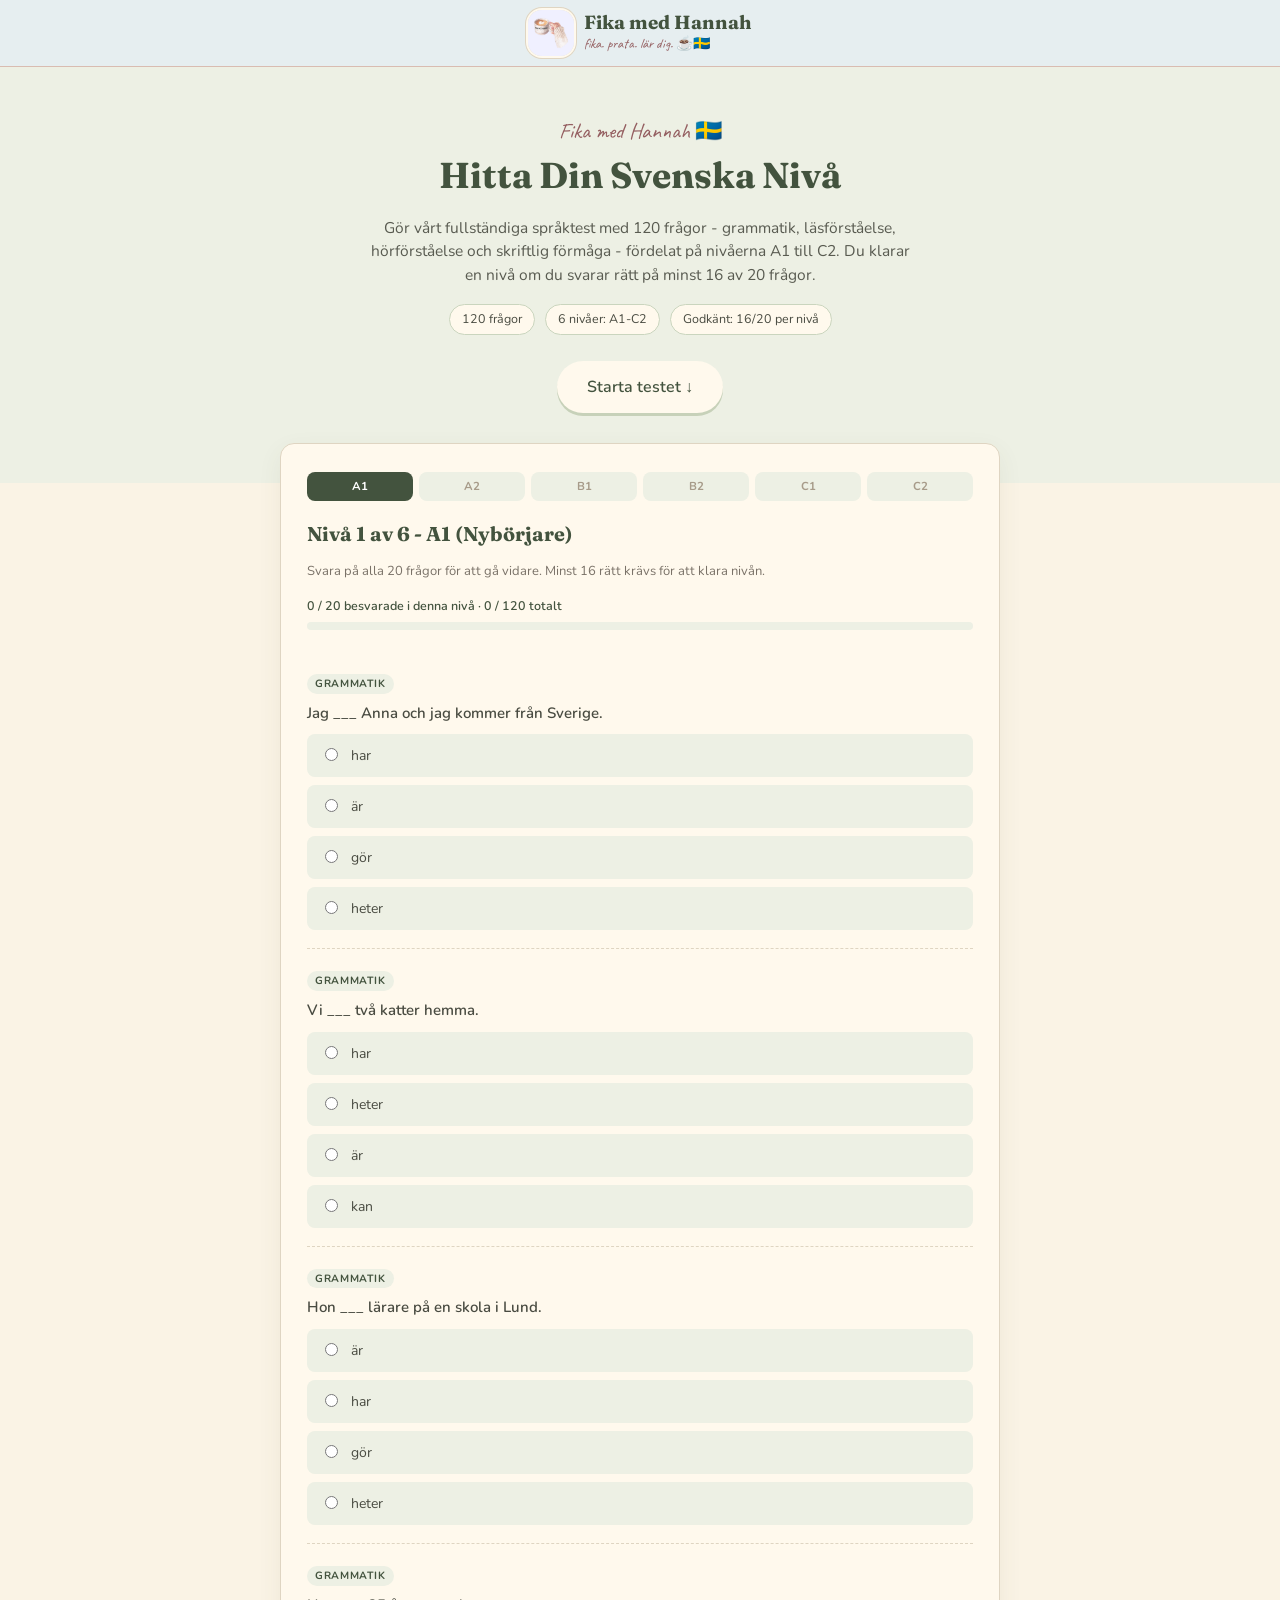
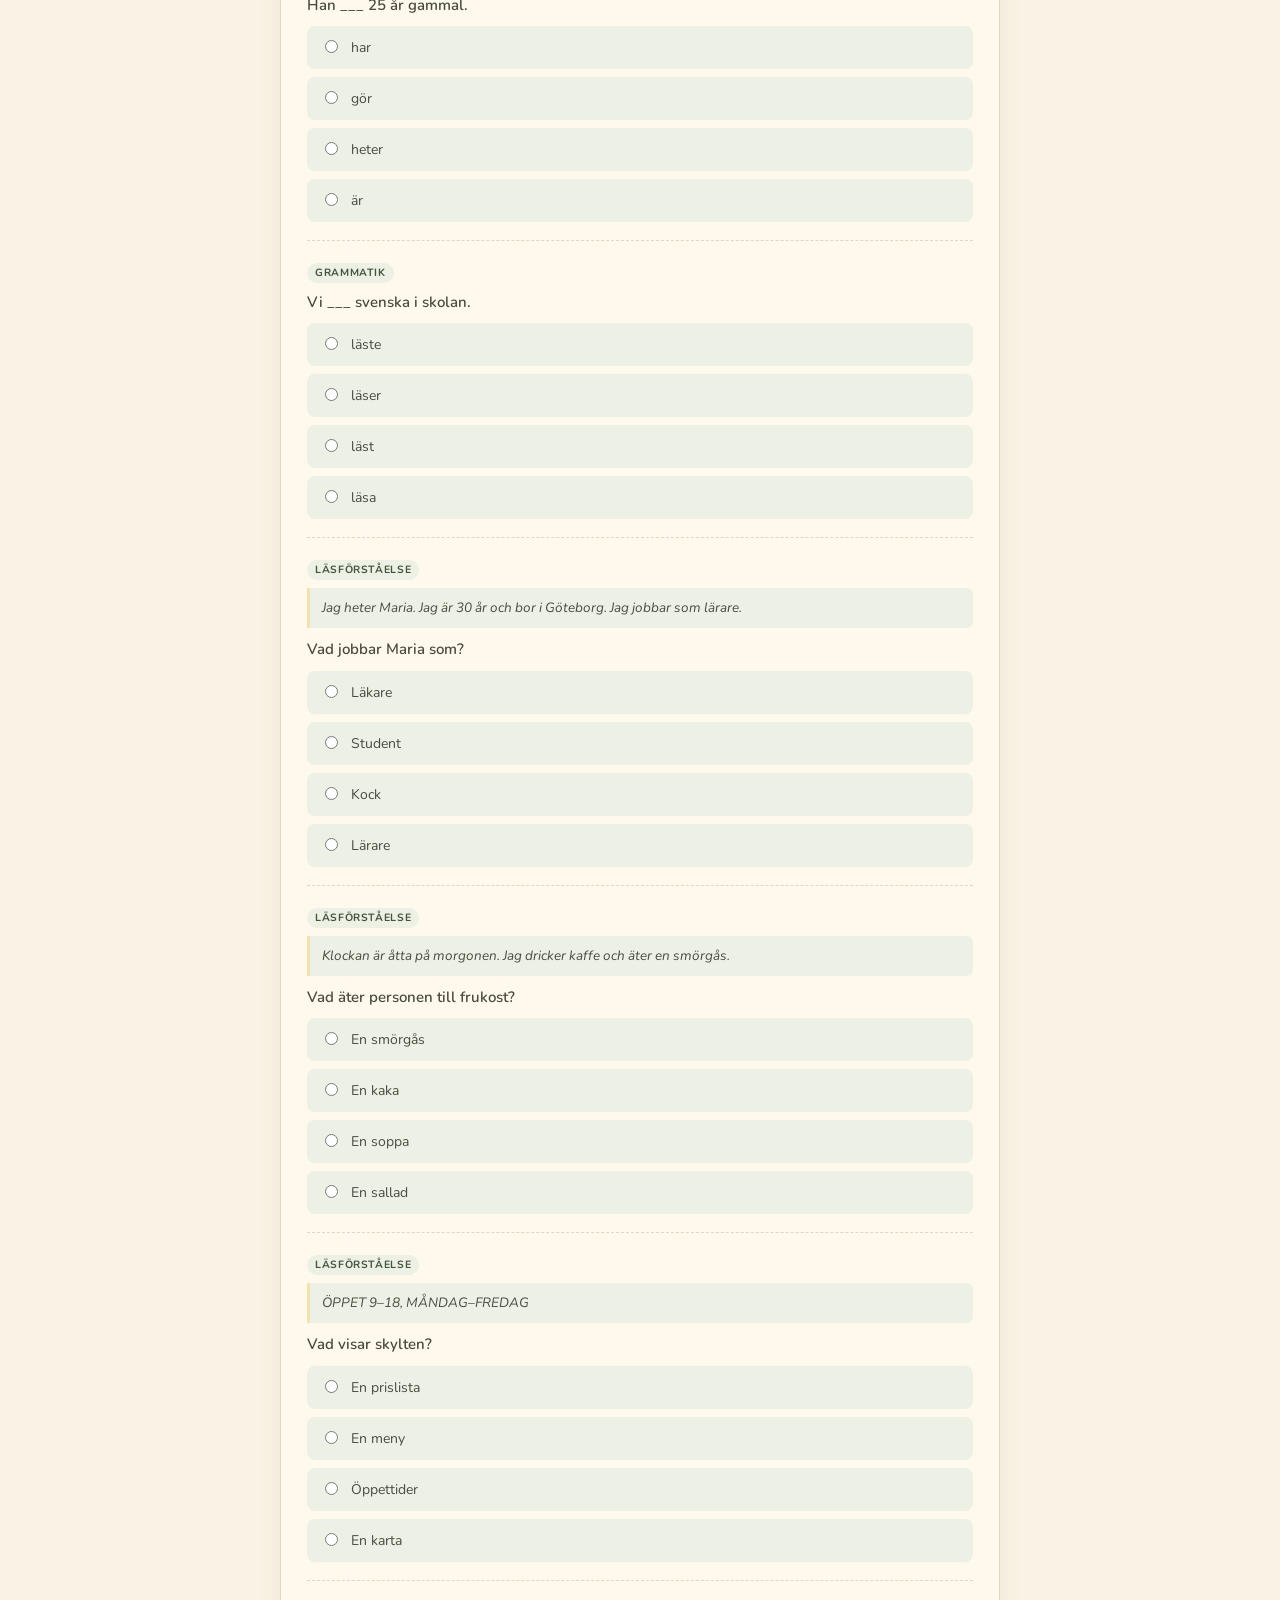
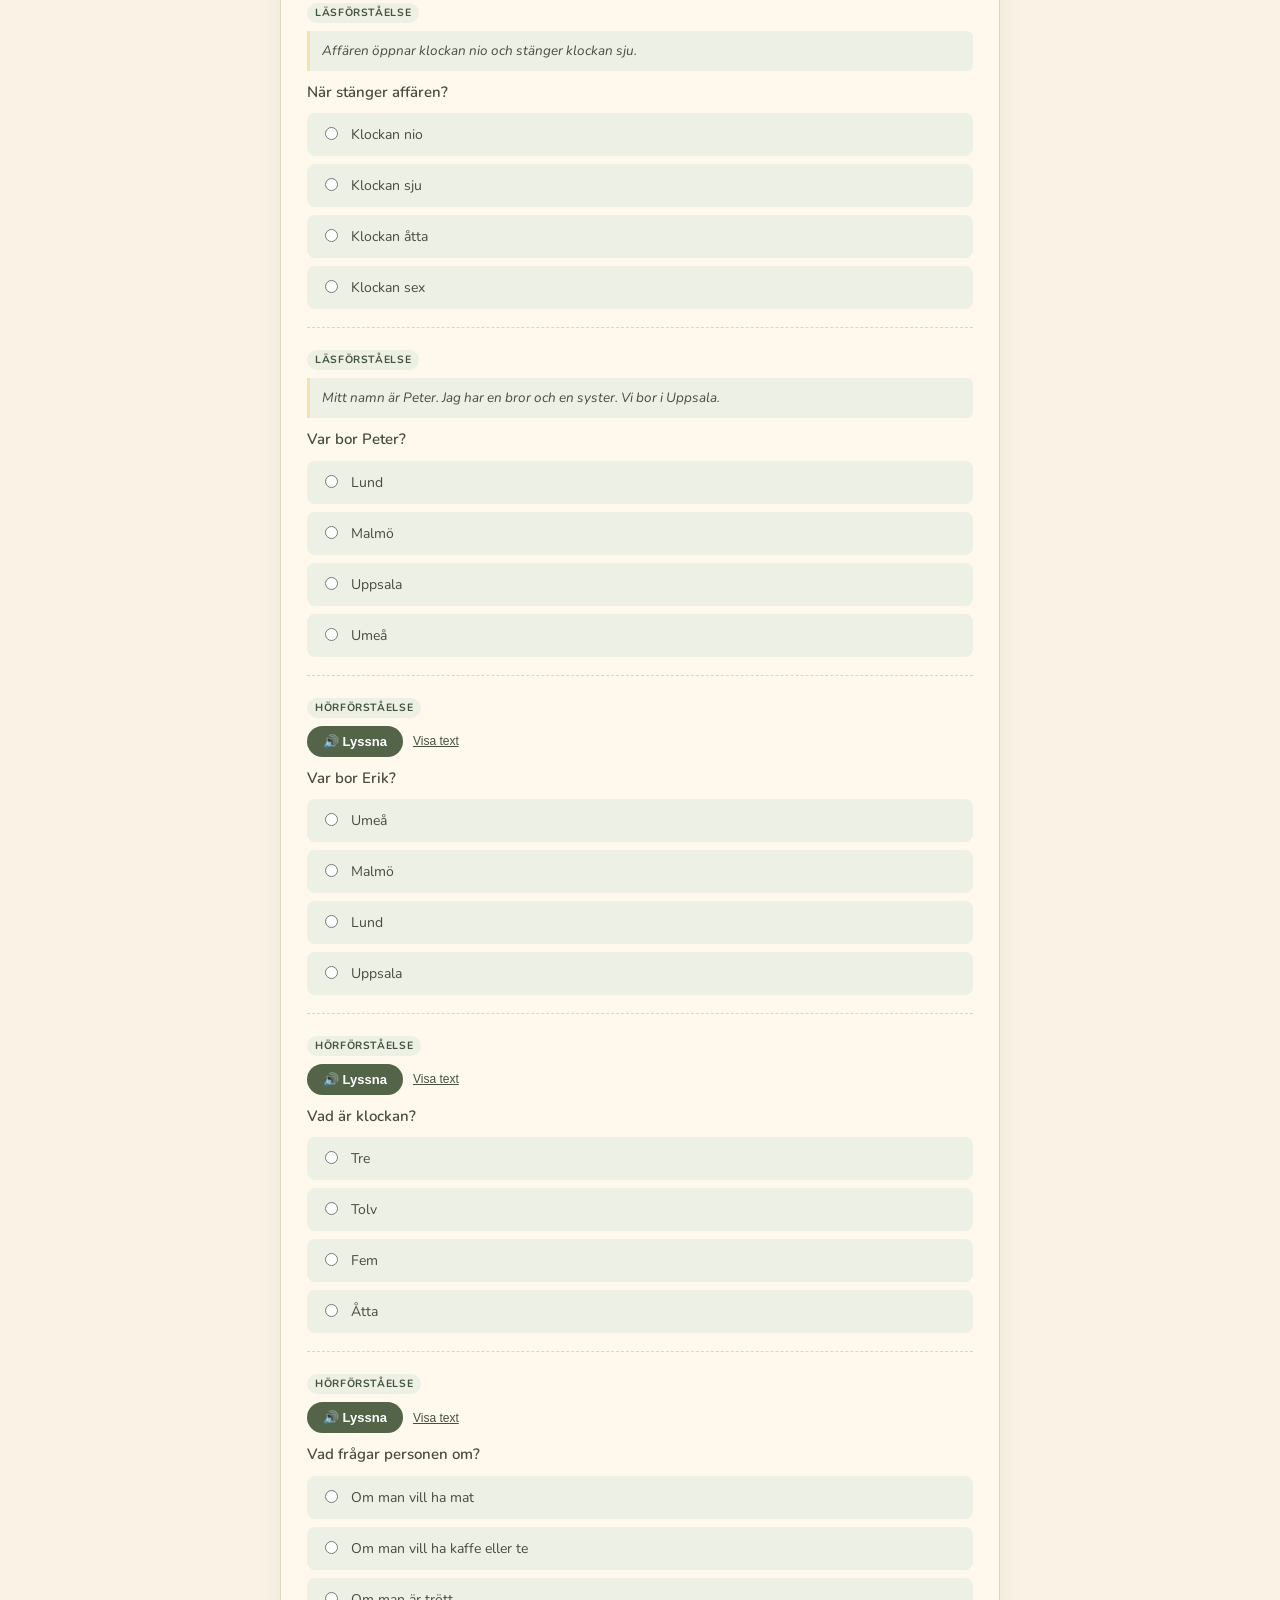
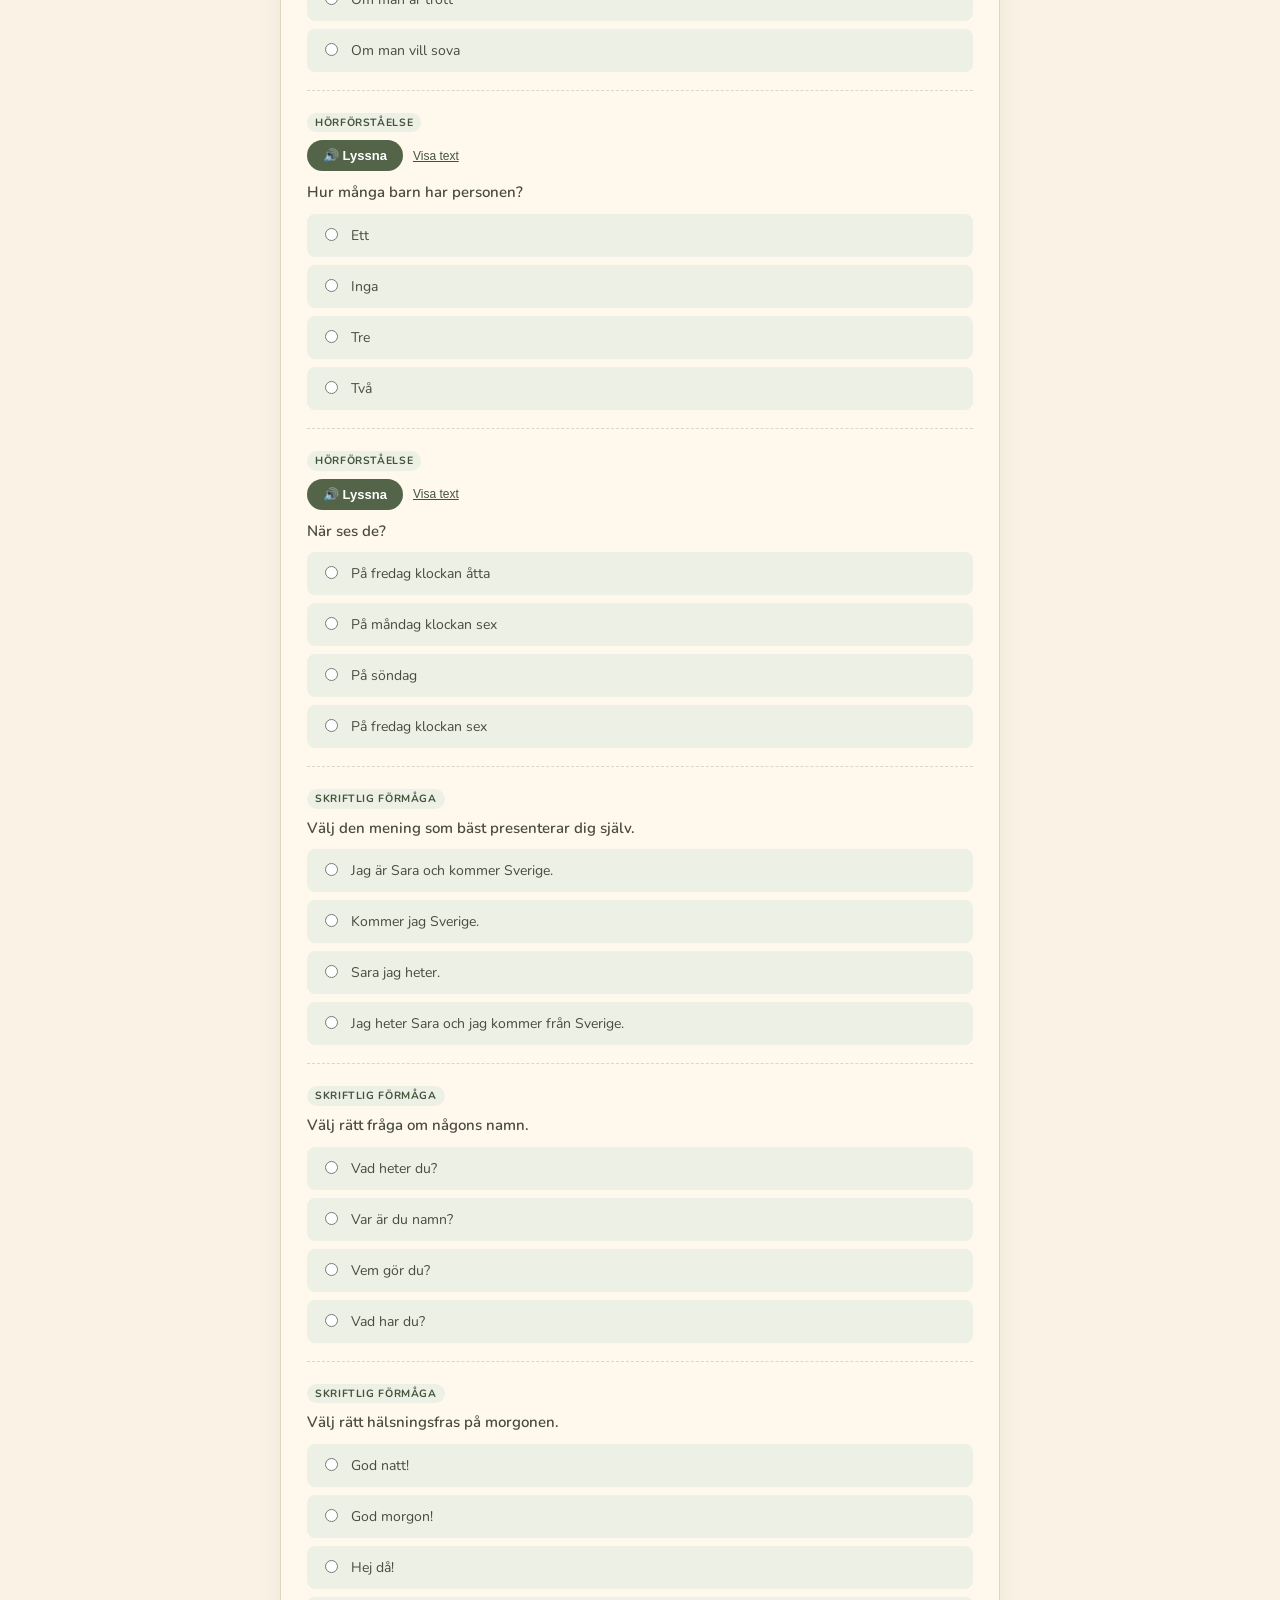
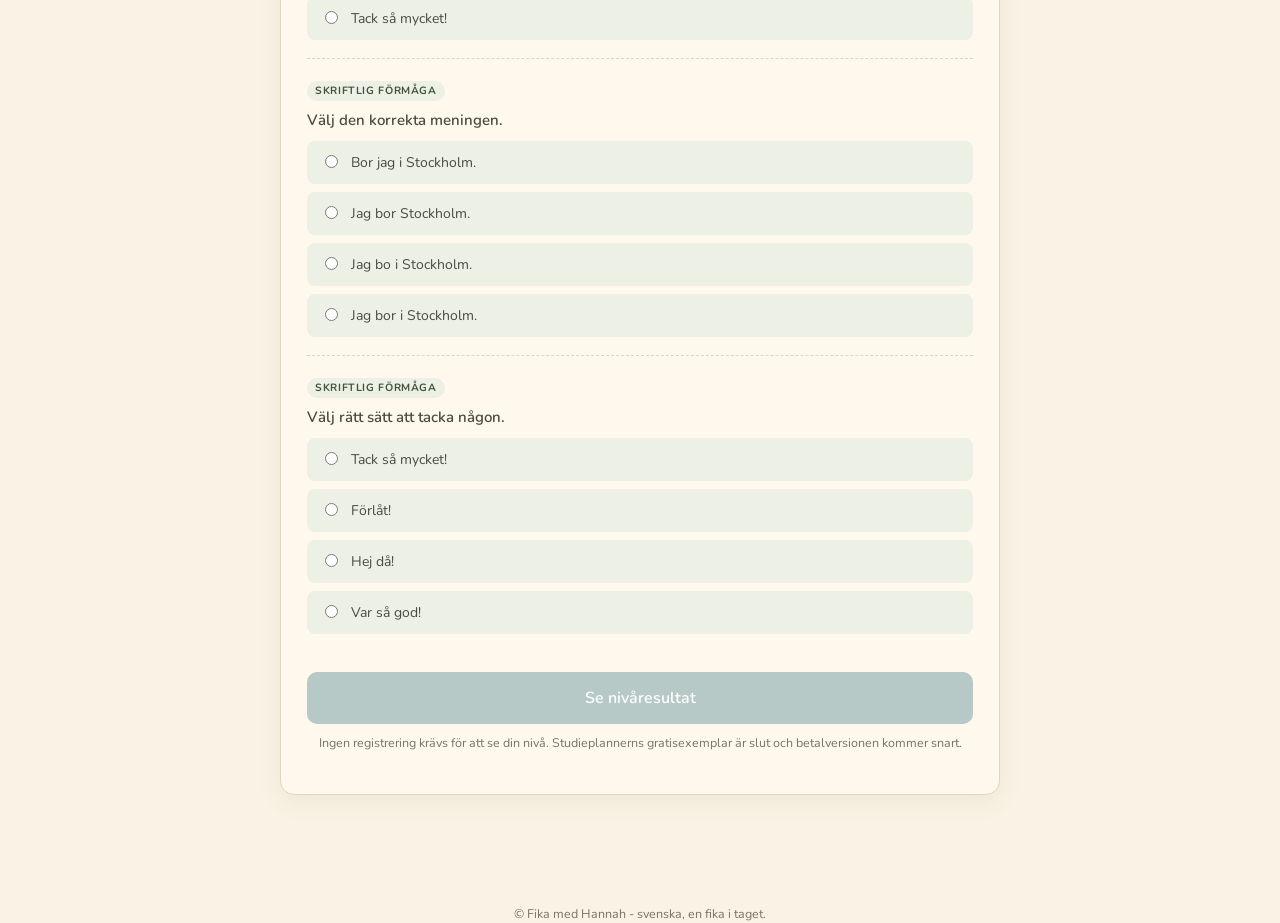
<file: level-test.html>
<!DOCTYPE html>
<html lang="sv">
<head>
<meta charset="UTF-8">
<title>Hitta Din Svenska Nivå | Fika med Hannah</title>
<meta name="viewport" content="width=device-width, initial-scale=1.0">
<meta name="description" content="Ett 120-frågortest i svenska - grammatik, läsförståelse, hörförståelse och skriftlig förmåga - fördelat på nivåerna A1-C2.">
<link rel="icon" type="image/svg+xml" href="assets/favicon.svg">
<link rel="preconnect" href="https://fonts.googleapis.com">
<link href="https://fonts.googleapis.com/css2?family=Fraunces:opsz,wght@9..144,500;9..144,700&family=Nunito:wght@400;500;600;700;800&family=Caveat:wght@600&display=swap" rel="stylesheet">
<style>
  :root{
    --ink:#494b41;
    --paper:#fff9ed;
    --rose:#945e60;
    --rose-dark:#43533e;
    --rose-light:#d9bcb1;
    --blush:#faf3e5;
    --lavender:#e6eef0;
    --line:#dfd5c2;
    --soft:#edf0e4;
    /* aliases so the rest of the stylesheet maps onto the brand palette above */
    --teal:#536449;
    --teal-dark:var(--rose-dark);
    --coral:var(--rose-dark);
    --gold:#f3e2ad;
  }

  *{ box-sizing:border-box; }

  body{
    margin:0;
    background:var(--blush);
    font-family:'Nunito', sans-serif;
    color:var(--ink);
    line-height:1.5;
  }

  h1,h2,h3{
    font-family:'Fraunces', serif;
    letter-spacing:0;
    margin:0 0 8px;
    color:var(--rose-dark);
  }

  .wrap{
    max-width:760px;
    margin:0 auto;
    padding:0 20px 80px;
  }

  /* ---------- BRAND HEADER / LOGO ---------- */
  .brand-bar{
    background:var(--lavender);
    border-bottom:1.5px solid var(--rose-light);
    padding:10px 20px;
    display:flex;
    justify-content:center;
    text-decoration:none;
  }
  .brand-logo{
    display:flex;
    align-items:center;
    gap:10px;
  }
  .brand-logo .mark{
    width:46px;
    height:46px;
    border-radius:14px;
    object-fit:cover;
    flex-shrink:0;
    box-shadow:0 0 0 2px var(--paper), 0 0 0 3px var(--line);
  }
  .brand-logo .word{
    font-family:'Fraunces', serif;
    font-weight:700;
    font-size:19px;
    color:var(--rose-dark);
    line-height:1.1;
  }
  .brand-logo .tagline{
    font-family:'Caveat', cursive;
    font-size:14px;
    color:var(--rose);
    display:block;
  }

  /* ---------- HERO ---------- */
  .hero{
    background:var(--soft);
    color:var(--ink);
    padding:48px 20px 70px;
    text-align:center;
  }
  .hero .eyebrow{
    font-family:'Caveat', cursive;
    font-size:22px;
    color:var(--rose);
    letter-spacing:0;
  }
  .hero h1{ color:var(--rose-dark); font-size:36px; margin-bottom:14px; }
  .hero p{ max-width:540px; margin:0 auto; opacity:.9; font-size:15.5px; }
  .hero .meta-row{
    display:flex;
    justify-content:center;
    gap:10px;
    flex-wrap:wrap;
    margin-top:18px;
  }
  .hero .meta-row span{
    background:var(--paper);
    border:1px solid #cad5be;
    padding:5px 12px;
    border-radius:30px;
    font-size:12.5px;
  }
  .hero .cta{
    display:inline-block;
    margin-top:26px;
    background:var(--paper);
    color:var(--rose-dark);
    font-weight:600;
    padding:14px 30px;
    border-radius:40px;
    text-decoration:none;
    box-shadow:0 3px 0 #c7d1b9;
  }

  /* ---------- CARD ---------- */
  .card{
    background:var(--paper);
    border:1px solid var(--line);
    border-radius:14px;
    padding:28px 26px;
    margin-top:-40px;
    box-shadow:0 8px 24px rgba(78,83,59,.07);
  }

  /* ---------- LEVEL STEPPER ---------- */
  .level-stepper{
    display:flex;
    justify-content:space-between;
    gap:6px;
    margin-bottom:18px;
  }
  .level-stepper .step{
    flex:1;
    text-align:center;
    font-size:11.5px;
    font-weight:700;
    color:#a79b89;
    padding:6px 2px;
    border-radius:8px;
    background:var(--soft);
  }
  .level-stepper .step.done{ color:#fff; background:var(--teal); }
  .level-stepper .step.active{ color:#fff; background:var(--coral); }

  /* ---------- QUIZ ---------- */
  #quiz-section .card{ margin-top:-40px; }
  .section-title{ font-size:20px; margin-bottom:2px; }
  .section-sub{ font-size:13px; color:#7a7268; margin-bottom:16px; }

  .question{
    padding:18px 0;
    border-bottom:1px dashed var(--line);
  }
  .question:last-of-type{ border-bottom:none; }
  .question .skill-tag{
    display:inline-block;
    font-size:10.5px;
    font-weight:700;
    text-transform:uppercase;
    letter-spacing:.06em;
    color:var(--teal-dark);
    background:var(--soft);
    padding:2px 8px;
    border-radius:20px;
    margin-bottom:8px;
  }
  .question .passage{
    background:var(--soft);
    border-left:3px solid var(--gold);
    padding:10px 12px;
    font-size:13.5px;
    font-style:italic;
    margin-bottom:10px;
    border-radius:0 6px 6px 0;
  }
  .question p.q{ font-weight:600; margin:0 0 10px; font-size:15px; }
  .options{ display:grid; gap:8px; }
  label.opt{
    display:flex;
    align-items:flex-start;
    gap:10px;
    background:var(--soft);
    border:1px solid transparent;
    border-radius:8px;
    padding:10px 12px;
    font-size:14px;
    cursor:pointer;
    transition:border-color .15s;
  }
  label.opt:hover{ border-color:var(--teal); }
  label.opt input{ margin-top:3px; accent-color:var(--teal); }
  label.opt.selected{ border-color:var(--teal); background:#e2e8d8; }

  .listen-row{ display:flex; align-items:center; gap:10px; margin-bottom:10px; }
  .listen-btn{
    background:var(--teal);
    color:#fff;
    border:none;
    border-radius:20px;
    padding:8px 16px;
    font-size:13px;
    font-weight:600;
    cursor:pointer;
  }
  .listen-btn:hover{ background:var(--teal-dark); }
  .transcript-toggle{
    font-size:12px;
    color:var(--coral);
    background:none;
    border:none;
    text-decoration:underline;
    cursor:pointer;
    padding:0;
  }
  .transcript-text{
    display:none;
    font-size:13px;
    font-style:italic;
    color:#7a7268;
    margin:0 0 10px;
  }
  .no-tts-note{ font-size:11.5px; color:#a79b89; }

  .progress-track{
    height:8px;
    background:var(--soft);
    border-radius:6px;
    overflow:hidden;
    margin:6px 0 22px;
  }
  .progress-fill{
    height:100%;
    width:0%;
    background:var(--teal);
    transition:width .2s ease;
  }
  .progress-label{ font-size:12.5px; color:var(--teal-dark); font-weight:600; }

  .submit-btn{
    width:100%;
    margin-top:20px;
    background:var(--teal);
    color:#fff;
    font-family:'Nunito', sans-serif;
    font-weight:600;
    font-size:16px;
    border:none;
    padding:15px;
    border-radius:10px;
    cursor:pointer;
  }
  .submit-btn:disabled{ background:#b7c9c7; cursor:not-allowed; }
  .submit-btn:not(:disabled):hover{ background:var(--teal-dark); }

  .hint{ font-size:12.5px; color:#7a7268; text-align:center; margin-top:10px; }

  /* ---------- RESULT ---------- */
  #result-section{ display:none; }
  .level-badge{
    display:inline-block;
    background:var(--gold);
    color:var(--teal-dark);
    font-family:'Fraunces', serif;
    font-weight:700;
    font-size:15px;
    padding:6px 16px;
    border-radius:30px;
    margin-bottom:10px;
  }
  .result-desc{ font-size:15px; margin-bottom:18px; }

  table.score-table{ width:100%; border-collapse:collapse; margin-bottom:22px; font-size:13.5px; }
  table.score-table th, table.score-table td{ padding:8px 10px; text-align:left; border-bottom:1px solid var(--line); }
  table.score-table th{ color:var(--teal-dark); font-size:11.5px; text-transform:uppercase; letter-spacing:.05em; }
  table.score-table tr.pass td:last-child{ color:var(--teal-dark); font-weight:700; }
  table.score-table tr.fail td:last-child{ color:var(--coral); font-weight:700; }
  table.score-table tr.achieved{ background:var(--soft); }

  .rec-videos{ list-style:none; padding:0; margin:0; display:grid; gap:10px; }
  .rec-videos a{
    display:block;
    background:var(--soft);
    border-radius:8px;
    padding:12px 14px;
    text-decoration:none;
    color:var(--ink);
    font-size:14px;
    font-weight:500;
    border-left:4px solid var(--coral);
  }
  .rec-videos a:hover{ background:#e6dfd0; }

  /* ---------- SIGNUP ---------- */
  #signup-section{
    margin-top:34px;
    text-align:center;
  }
  #signup-section .card{ margin-top:0; }
  .badge-100{
    background:var(--coral);
    color:#fff;
    font-weight:600;
    font-size:13px;
    display:inline-block;
    padding:5px 14px;
    border-radius:30px;
    margin-bottom:12px;
  }
  .signup-embed{ margin-top:18px; }
  .signup-embed iframe{ border:none; width:100%; min-height:480px; }
  .signup-fallback{ font-size:13px; color:#7a7268; margin-top:10px; }

  footer{
    text-align:center;
    font-size:12.5px;
    color:#7a7268;
    padding:30px 20px 0;
  }
</style>
</head>
<body>

  <a class="brand-bar" href="index.html">
    <div class="brand-logo">
      <img class="mark" src="assets/logo.png" alt="Fika med Hannah">
      <div>
        <div class="word">Fika med Hannah</div>
        <span class="tagline">fika. prata. lär dig. ☕🇸🇪</span>
      </div>
    </div>
  </a>

  <div class="hero">
    <div class="eyebrow">Fika med Hannah 🇸🇪</div>
    <h1>Hitta Din Svenska Nivå</h1>
    <p>Gör vårt fullständiga språktest med 120 frågor - grammatik, läsförståelse, hörförståelse och skriftlig förmåga - fördelat på nivåerna A1 till C2. Du klarar en nivå om du svarar rätt på minst 16 av 20 frågor.</p>
    <div class="meta-row">
      <span>120 frågor</span>
      <span>6 nivåer: A1-C2</span>
      <span>Godkänt: 16/20 per nivå</span>
    </div>
    <a class="cta" href="#quiz-section">Starta testet ↓</a>
  </div>

  <div class="wrap">

    <section id="quiz-section">
      <div class="card">
        <div class="level-stepper" id="level-stepper"></div>

        <h2 class="section-title" id="section-title">Nivå 1 av 6 - A1</h2>
        <p class="section-sub" id="section-sub">Svara på alla 20 frågor för att gå vidare till nästa nivå.</p>

        <div class="progress-label"><span id="progress-count">0</span> / 20 besvarade i denna nivå · <span id="progress-total">0</span> / 120 totalt</div>
        <div class="progress-track"><div class="progress-fill" id="progress-fill"></div></div>

        <form id="quiz-form">
          <!-- Frågor injiceras av JS nedan -->
          <div id="questions-container"></div>
          <button type="submit" class="submit-btn" id="submit-btn" disabled>Nästa nivå</button>
          <p class="hint">Ingen registrering krävs för att se din nivå. Studieplannerns gratisexemplar är slut och betalversionen kommer snart.</p>
        </form>
      </div>
    </section>

    <section id="level-result-section" style="display:none;">
      <div class="card">
        <div class="level-badge" id="lr-badge">A1 · Nybörjare</div>
        <h2 id="lr-title">Resultat för nivå A1</h2>
        <p class="result-desc" id="lr-desc"></p>
        <button type="button" class="submit-btn" id="lr-continue-btn">Fortsätt till nästa nivå</button>
      </div>
    </section>

    <section id="result-section">
      <div class="card">
        <div class="level-badge" id="level-badge">A1 · Nybörjare</div>
        <h2 id="level-title">Precis kommit igång</h2>
        <p class="result-desc" id="level-desc"></p>

        <h3 style="font-size:15px; margin-bottom:10px;">Dina resultat per nivå</h3>
        <table class="score-table" id="score-table">
          <thead><tr><th>Nivå</th><th>Poäng</th><th>Resultat</th></tr></thead>
          <tbody id="score-table-body"></tbody>
        </table>

        <h3 style="font-size:15px; margin-bottom:10px;">Titta på dessa härnäst</h3>
        <ul class="rec-videos" id="rec-videos"></ul>
      </div>
    </section>

  </div>

  <footer>© Fika med Hannah - svenska, en fika i taget.</footer>

<script>
  // Skill labels shown as tags above each question.
  const SKILL_LABELS = { grammatik: 'Grammatik', lasa: 'Läsförståelse', lyssna: 'Hörförståelse', skriva: 'Skriftlig förmåga' };
  const PASS_THRESHOLD = 16; // correct answers needed out of 20 to pass a level

  // 6 levels x 20 questions (5 grammatik, 5 läsförståelse, 5 hörförståelse, 5 skriva) = 120 total.
  const LEVELS = [
    {
      code: 'A1', name: 'Nybörjare',
      desc: 'Du bygger grunden - hälsningsfraser, enkla meningar och vardagsord. Fortsätt öva lite varje dag!',
      videos: [
        ["Om jag skulle lära mig svenska 2026", "https://www.youtube.com/watch?v=ivm1vIlut5U"],
        ["How I Became Fluent in Swedish", "https://www.youtube.com/watch?v=THS-wmwGFpc"]
      ],
      questions: [
        { skill:'grammatik', question:"Jag ___ Anna och jag kommer från Sverige.", options:["heter","är","har","gör"], correct:0 },
        { skill:'grammatik', question:"Vi ___ två katter hemma.", options:["har","är","heter","kan"], correct:0 },
        { skill:'grammatik', question:"Hon ___ lärare på en skola i Lund.", options:["är","har","heter","gör"], correct:0 },
        { skill:'grammatik', question:"Han ___ 25 år gammal.", options:["är","har","heter","gör"], correct:0 },
        { skill:'grammatik', question:"Vi ___ svenska i skolan.", options:["läser","läsa","läste","läst"], correct:0 },
        { skill:'lasa', passage:"Jag heter Maria. Jag är 30 år och bor i Göteborg. Jag jobbar som lärare.", question:"Vad jobbar Maria som?", options:["Lärare","Läkare","Student","Kock"], correct:0 },
        { skill:'lasa', passage:"Klockan är åtta på morgonen. Jag dricker kaffe och äter en smörgås.", question:"Vad äter personen till frukost?", options:["En smörgås","En sallad","En kaka","En soppa"], correct:0 },
        { skill:'lasa', passage:"ÖPPET 9–18, MÅNDAG–FREDAG", question:"Vad visar skylten?", options:["Öppettider","En prislista","En karta","En meny"], correct:0 },
        { skill:'lasa', passage:"Affären öppnar klockan nio och stänger klockan sju.", question:"När stänger affären?", options:["Klockan sju","Klockan nio","Klockan åtta","Klockan sex"], correct:0 },
        { skill:'lasa', passage:"Mitt namn är Peter. Jag har en bror och en syster. Vi bor i Uppsala.", question:"Var bor Peter?", options:["Uppsala","Lund","Malmö","Umeå"], correct:0 },
        { skill:'lyssna', audio:"Hej! Jag heter Erik och jag bor i Malmö.", audioFile:"assets/audio/quiz/a1_1.mp3", question:"Var bor Erik?", options:["Malmö","Lund","Uppsala","Umeå"], correct:0 },
        { skill:'lyssna', audio:"Klockan är tre.", audioFile:"assets/audio/quiz/a1_2.mp3", question:"Vad är klockan?", options:["Tre","Fem","Åtta","Tolv"], correct:0 },
        { skill:'lyssna', audio:"God morgon! Vill du ha kaffe eller te?", audioFile:"assets/audio/quiz/a1_3.mp3", question:"Vad frågar personen om?", options:["Om man vill ha kaffe eller te","Om man vill sova","Om man är trött","Om man vill ha mat"], correct:0 },
        { skill:'lyssna', audio:"Jag har två barn, en pojke och en flicka.", audioFile:"assets/audio/quiz/a1_4.mp3", question:"Hur många barn har personen?", options:["Två","Ett","Tre","Inga"], correct:0 },
        { skill:'lyssna', audio:"Vi ses på fredag klockan sex.", audioFile:"assets/audio/quiz/a1_5.mp3", question:"När ses de?", options:["På fredag klockan sex","På måndag klockan sex","På fredag klockan åtta","På söndag"], correct:0 },
        { skill:'skriva', question:"Välj den mening som bäst presenterar dig själv.", options:["Jag heter Sara och jag kommer från Sverige.","Jag är Sara och kommer Sverige.","Sara jag heter.","Kommer jag Sverige."], correct:0 },
        { skill:'skriva', question:"Välj rätt fråga om någons namn.", options:["Vad heter du?","Vad har du?","Vem gör du?","Var är du namn?"], correct:0 },
        { skill:'skriva', question:"Välj rätt hälsningsfras på morgonen.", options:["God morgon!","God natt!","Hej då!","Tack så mycket!"], correct:0 },
        { skill:'skriva', question:"Välj den korrekta meningen.", options:["Jag bor i Stockholm.","Jag bo i Stockholm.","Jag bor Stockholm.","Bor jag i Stockholm."], correct:0 },
        { skill:'skriva', question:"Välj rätt sätt att tacka någon.", options:["Tack så mycket!","Förlåt!","Hej då!","Var så god!"], correct:0 }
      ]
    },
    {
      code: 'A2', name: 'Grundläggande',
      desc: 'Du klarar vardagssituationer - handla, fråga om vägen och prata om enkla rutiner.',
      videos: [
        ["Att förstå svensk sjukvård | Understanding Swedish Healthcare", "https://www.youtube.com/watch?v=bhqqiXrg3T4"],
        ["Learn Swedish with Life with Kids in Sweden", "https://www.youtube.com/watch?v=L1LDKSrY-7Q"]
      ],
      questions: [
        { skill:'grammatik', question:"Igår ___ jag till affären för att handla mat.", options:["gick","går","ska gå","har gått"], correct:0 },
        { skill:'grammatik', question:"Hon ___ en bra bok förra veckan.", options:["läste","läser","ska läsa","läs"], correct:0 },
        { skill:'grammatik', question:"Vi ___ till Stockholm nästa sommar.", options:["ska åka","åkte","åker inte","har åkt"], correct:0 },
        { skill:'grammatik', question:"Hon ___ inte hemma just nu, hon är på jobbet.", options:["är","har","gör","kan"], correct:0 },
        { skill:'grammatik', question:"Jag ___ läsa boken imorgon.", options:["ska","gjorde","har","är"], correct:0 },
        { skill:'lasa', passage:"Bussen till centrum går var 20:e minut. Nästa buss kommer klockan 14:40.", question:"När kommer nästa buss?", options:["14:40","14:20","15:00","13:40"], correct:0 },
        { skill:'lasa', passage:"Jag handlade mjölk, bröd och ägg på ICA igår.", question:"Var handlade personen?", options:["ICA","Systembolaget","Apoteket","Posten"], correct:0 },
        { skill:'lasa', passage:"Koka potatisen i 20 minuter, tillsätt sedan smör och salt.", question:"Hur länge ska potatisen koka?", options:["20 minuter","10 minuter","2 timmar","5 minuter"], correct:0 },
        { skill:'lasa', passage:"Tåget till Malmö avgår klockan 08:15 från spår 4.", question:"Från vilket spår avgår tåget?", options:["Spår 4","Spår 8","Spår 15","Spår 1"], correct:0 },
        { skill:'lasa', passage:"Vi behöver mjölk, smör och ost. Kan du handla på vägen hem?", question:"Vad ska personen handla?", options:["Mjölk, smör och ost","Bröd och ägg","Kött och fisk","Frukt och grönsaker"], correct:0 },
        { skill:'lyssna', audio:"Kan jag få en kaffe och en kanelbulle, tack?", audioFile:"assets/audio/quiz/a2_1.mp3", question:"Vad beställer personen?", options:["Kaffe och kanelbulle","Te och kaka","Öl och smörgås","Bara vatten"], correct:0 },
        { skill:'lyssna', audio:"Ursäkta, var ligger toaletten?", audioFile:"assets/audio/quiz/a2_2.mp3", question:"Vad frågar personen efter?", options:["Toaletten","Bussen","Stationen","Affären"], correct:0 },
        { skill:'lyssna', audio:"Jag skulle vilja boka bord för fyra personer klockan sju.", audioFile:"assets/audio/quiz/a2_3.mp3", question:"Hur många personer är bordet för?", options:["Fyra","Två","Sju","Tre"], correct:0 },
        { skill:'lyssna', audio:"Bussen är försenad, den kommer om tio minuter.", audioFile:"assets/audio/quiz/a2_4.mp3", question:"Vad är fel med bussen?", options:["Den är försenad","Den är full","Den är trasig","Den kommer inte alls"], correct:0 },
        { skill:'lyssna', audio:"Kan du visa mig vägen till stationen?", audioFile:"assets/audio/quiz/a2_5.mp3", question:"Vad frågar personen efter?", options:["Vägen till stationen","Vägen till affären","Klockan","Priset på biljetten"], correct:0 },
        { skill:'skriva', question:"Välj den mest artiga formuleringen.", options:["Skulle du kunna hjälpa mig, tack?","Hjälp mig nu!","Du hjälper mig.","Hjälpa mig?"], correct:0 },
        { skill:'skriva', question:"Böj adjektivet rätt: 'ett ___ hus' (stor)", options:["stort","stor","stora","större"], correct:0 },
        { skill:'skriva', question:"Böj verbet rätt: 'Igår ___ vi pizza.' (äta)", options:["åt","äter","ätit","äta"], correct:0 },
        { skill:'skriva', question:"Välj den mest artiga frasen för att be om ursäkt.", options:["Förlåt, jag är sen.","Jag bryr mig inte.","Du är sen.","Vem bryr sig."], correct:0 },
        { skill:'skriva', question:"Sätt in rätt preposition: 'Jag väntar ___ bussen.'", options:["på","i","till","med"], correct:0 }
      ]
    },
    {
      code: 'B1', name: 'Mellannivå',
      desc: 'Du klarar de flesta samtal, även om du ibland pausar för att hitta rätt ord.',
      videos: [
        ["Master HÅLLA in Swedish – All Forms, Prefixes & Examples", "https://www.youtube.com/watch?v=HuU762BnwT8"],
        ["Learn Swedish with ONE Word: KÄNNA", "https://www.youtube.com/watch?v=LtQV5-AxBsY"]
      ],
      questions: [
        { skill:'grammatik', question:"Om jag ___ mer tid, skulle jag resa oftare.", options:["hade","har","hadde","skulle ha"], correct:0 },
        { skill:'grammatik', question:"Han sa att han ___ trött efter jobbet.", options:["var","är","ska vara","varit"], correct:0 },
        { skill:'grammatik', question:"Boken ___ av många elever i skolan.", options:["läses","läser","läst","läsa"], correct:0 },
        { skill:'grammatik', question:"Hon undrade om han ___ komma till festen.", options:["skulle","ska","har","hade"], correct:0 },
        { skill:'grammatik', question:"Trots att det regnade ___ vi ut och sprang.", options:["gick","går","ska gå","har gått"], correct:0 },
        { skill:'lasa', passage:"I Sverige ringer man ofta 1177 för att boka tid hos vårdcentralen eller få medicinsk rådgivning.", question:"Vilket nummer ringer man för vårdrådgivning?", options:["1177","112","90000","020"], correct:0 },
        { skill:'lasa', passage:"Trots det kalla vädret väljer många svenskar att fika utomhus, gärna med en filt över axlarna.", question:"Vad gör svenskarna trots kylan?", options:["Fikar utomhus","Stannar inomhus","Slutar dricka kaffe","Reser bort"], correct:0 },
        { skill:'lasa', passage:"Annonsen söker en barnskötare till en förskola i centrala Malmö, deltid, start i augusti.", question:"Vilken tjänst söks?", options:["Barnskötare","Sjuksköterska","Lärare","Kock"], correct:0 },
        { skill:'lasa', passage:"På många svenska arbetsplatser är 'fika' en viktig del av dagen - en paus för kaffe och samtal med kollegor.", question:"Vad är fika enligt texten?", options:["En paus för kaffe och samtal","Ett möte om budget","En lunchrestaurang","En semesterform"], correct:0 },
        { skill:'lasa', passage:"Hyreskontraktet gäller i tolv månader och kan förlängas om båda parter är överens.", question:"Hur länge gäller kontraktet från början?", options:["Tolv månader","Sex månader","Tre månader","Tjugofyra månader"], correct:0 },
        { skill:'lyssna', audio:"Jag mår inte bra, jag har ont i magen sedan igår.", audioFile:"assets/audio/quiz/b1_1.mp3", question:"Vad är problemet?", options:["Ont i magen","Ont i huvudet","Feber","Ont i benet"], correct:0 },
        { skill:'lyssna', audio:"Trots regnet gick vi en lång promenad i parken igår kväll.", audioFile:"assets/audio/quiz/b1_2.mp3", question:"Vad gjorde de trots regnet?", options:["Gick en promenad","Stannade hemma","Åkte bil","Sov hela dagen"], correct:0 },
        { skill:'lyssna', audio:"Jag skulle behöva boka en tid hos tandläkaren så snart som möjligt.", audioFile:"assets/audio/quiz/b1_3.mp3", question:"Vad vill personen boka?", options:["En tid hos tandläkaren","En tid hos frisören","Ett bord på restaurang","En biljett till tåget"], correct:0 },
        { skill:'lyssna', audio:"Även om jag var trött stannade jag uppe för att plugga till provet.", audioFile:"assets/audio/quiz/b1_4.mp3", question:"Varför stannade personen uppe?", options:["För att plugga till provet","För att titta på tv","För att laga mat","För att träna"], correct:0 },
        { skill:'lyssna', audio:"Vi flyttar till en större lägenhet i slutet av månaden.", audioFile:"assets/audio/quiz/b1_5.mp3", question:"Vad ska personen göra i slutet av månaden?", options:["Flytta till en större lägenhet","Sälja sin bil","Börja ett nytt jobb","Resa utomlands"], correct:0 },
        { skill:'skriva', question:"Välj meningen som uttrycker en åsikt.", options:["Jag tycker att svenska är ett vackert språk.","Klockan är tre.","Det regnar idag.","Hej då."], correct:0 },
        { skill:'skriva', question:"Komplettera: 'Jag stannade hemma ___ det regnade hela dagen.'", options:["eftersom","men","eller","att"], correct:0 },
        { skill:'skriva', question:"Välj den mening som är skriven i dåtid (imperfekt).", options:["Hon läste en bok igår.","Hon läser en bok nu.","Hon ska läsa en bok.","Hon har läst en bok."], correct:0 },
        { skill:'skriva', question:"Vilket ord uttrycker komparativ (jämförelse) form?", options:["bättre","bra","bäst","godast"], correct:0 },
        { skill:'skriva', question:"Skriv om meningen i passiv form: 'Kocken lagar maten.'", options:["Maten lagas av kocken.","Maten lagar kocken.","Kocken lagas av maten.","Maten har lagat kocken."], correct:0 }
      ]
    },
    {
      code: 'B2', name: 'Övre mellannivå',
      desc: 'Du är bekväm i de flesta situationer - kvar är oftast nyanser och snabbare återkallning, inte kunskap.',
      videos: [
        ["Why You Understand Swedish but Can't Speak It (And How To Fix It!)", "https://www.youtube.com/watch?v=A_HC0BsdWEA"],
        ["Glömmer du svenska ord? 10 enkla tips som hjälper dig att prata flytande!", "https://www.youtube.com/watch?v=R2MUF9MsUOE"]
      ],
      questions: [
        { skill:'grammatik', question:"Hon frågade om jag ___ komma imorgon istället.", options:["kunde","kan","ska kunna","kunnat"], correct:0 },
        { skill:'grammatik', question:"Problemet måste ___ innan mötet på fredag.", options:["lösas","lösa","löses","lösning"], correct:0 },
        { skill:'grammatik', question:"Ju mer man övar, desto ___ blir man på svenska.", options:["bättre","bäst","bra","godare"], correct:0 },
        { skill:'grammatik', question:"Inte förrän igår ___ jag sanningen.", options:["fick jag veta","jag fick veta","jag vet","har jag vetat"], correct:0 },
        { skill:'grammatik', question:"Vore jag på din plats ___ jag tackat ja direkt.", options:["hade","har","skulle","ska"], correct:0 },
        { skill:'lasa', passage:"Många svenskar byter automatiskt till engelska så fort de märker en brytning, även om personen egentligen vill öva svenska.", question:"Varför byter svenskar ofta till engelska?", options:["De märker en brytning","De pratar inte engelska","De vill inte prata","De är blyga"], correct:0 },
        { skill:'lasa', passage:"Enligt rapporten har antalet nyanlända som klarar SFI-provet inom två år ökat med 12 procent sedan förra året.", question:"Vad har ökat enligt rapporten?", options:["Andelen godkända på SFI-provet","Antalet nyanlända totalt","Antalet skolor","Kostnaden för SFI"], correct:0 },
        { skill:'lasa', passage:"Att 'hålla tummarna' betyder att hoppas på tur åt någon, till exempel inför en tenta eller en intervju.", question:"Vad betyder 'hålla tummarna'?", options:["Hoppas på tur åt någon","Vara arg på någon","Ge upp","Fira något"], correct:0 },
        { skill:'lasa', passage:"En undersökning visar att andelen svenskar som arbetar hemifrån minst en dag i veckan har stabiliserats efter pandemins toppar.", question:"Vad visar undersökningen?", options:["Att distansarbetet har stabiliserats","Att distansarbetet har försvunnit helt","Att alla arbetar hemifrån varje dag","Att undersökningen är opålitlig"], correct:0 },
        { skill:'lasa', passage:"Artikeln beskriver hur unga vuxna alltmer väljer att bo kvar hemma längre på grund av bostadsbristen i storstäderna.", question:"Varför bor unga vuxna kvar hemma längre enligt artikeln?", options:["På grund av bostadsbristen","För att de trivs bäst hemma","För att de studerar utomlands","För att hyrorna sjunker"], correct:0 },
        { skill:'lyssna', audio:"Även om mötet drog ut på tiden tyckte jag att diskussionen var givande.", audioFile:"assets/audio/quiz/b2_1.mp3", question:"Vad tyckte personen om mötet, trots att det drog ut på tiden?", options:["Att diskussionen var givande","Att det var bortkastad tid","Att mötet var för kort","Att ingen sa något viktigt"], correct:0 },
        { skill:'lyssna', audio:"Enligt vädret ska regnet hålla i sig hela helgen, men klarna upp på måndag.", audioFile:"assets/audio/quiz/b2_2.mp3", question:"Vad händer med vädret på måndag?", options:["Det klarnar upp","Det regnar mer","Det snöar","Det blir stormigt"], correct:0 },
        { skill:'lyssna', audio:"Om inte annat, så lärde vi oss i alla fall något nytt av misstaget.", audioFile:"assets/audio/quiz/b2_3.mp3", question:"Vad säger talaren om misstaget?", options:["Att de lärde sig något av det","Att det var meningslöst","Att de aldrig gör så igen","Att ingen märkte det"], correct:0 },
        { skill:'lyssna', audio:"Rapporten pekar på att klimatet blir alltmer instabilt, vilket kräver snabbare åtgärder.", audioFile:"assets/audio/quiz/b2_4.mp3", question:"Vad krävs enligt rapporten?", options:["Snabbare åtgärder","Mindre forskning","Fler rapporter","Ingenting alls"], correct:0 },
        { skill:'lyssna', audio:"Jag hade egentligen tänkt säga upp mig, men chefen övertalade mig att stanna.", audioFile:"assets/audio/quiz/b2_5.mp3", question:"Vad hände till slut?", options:["Personen stannade kvar","Personen slutade","Chefen sa upp personen","Personen bytte avdelning"], correct:0 },
        { skill:'skriva', question:"Välj den mest formella omskrivningen av: 'Kan du fixa det här snabbt?'", options:["Skulle du kunna åtgärda detta så snart som möjligt?","Fixa det nu!","Gör det snabbt, tack.","Kan du snabba på?"], correct:0 },
        { skill:'skriva', question:"Välj rätt betydelse: 'Vädret ska ___ i sig imorgon.' (fortsätta likadant)", options:["hålla","hålla på","hålla med","hålla ut"], correct:0 },
        { skill:'skriva', question:"Välj den formulering som bäst uttrycker en försiktig invändning.", options:["Jag förstår din poäng, men jag ser det lite annorlunda.","Det där är helt fel.","Nej, absolut inte.","Du har ingen aning."], correct:0 },
        { skill:'skriva', question:"Identifiera meningen med korrekt bruk av particip som adjektiv.", options:["Det var en välskriven rapport.","Det var en väl skriva rapport.","Det var en väl skrivit rapport.","Det var en väl skriver rapport."], correct:0 },
        { skill:'skriva', question:"Vilken mening använder bisats korrekt?", options:["Jag vet inte om hon kommer imorgon.","Jag vet inte om hon kommer imorgon hon.","Om hon kommer imorgon jag vet inte.","Jag vet inte hon kommer om imorgon."], correct:0 }
      ]
    },
    {
      code: 'C1', name: 'Avancerad',
      desc: 'Grammatik och vokabulär är sällan hindret längre - det är idiom, register och kulturella nyanser som återstår.',
      videos: [
        ["Why Swedes Switch to English | Varför svenskar alltid byter till engelska", "https://www.youtube.com/watch?v=zMLFTGAkq58"],
        ["Christmas in Sweden 🎄 Traditions You Never Knew", "https://www.youtube.com/watch?v=BsLSEOzAsdU"]
      ],
      questions: [
        { skill:'grammatik', question:"Hade jag vetat det tidigare, ___ jag annorlunda.", options:["hade jag agerat","har jag agerat","agerar jag","ska jag agera"], correct:0 },
        { skill:'grammatik', question:"Det är inte ovanligt att man ___ ordval beroende på sammanhang.", options:["anpassar","anpassa","anpassats","anpassning"], correct:0 },
        { skill:'grammatik', question:"Trots att förhandlingarna ___ i flera timmar nåddes ingen överenskommelse.", options:["pågick","pågår","ska pågå","pågått"], correct:0 },
        { skill:'grammatik', question:"Knappt hade han satt sig ___ telefonen ringde.", options:["förrän","än","som","då"], correct:0 },
        { skill:'grammatik', question:"Det ___ visa sig att beslutet var förhastat.", options:["skulle","ska","har","hade"], correct:0 },
        { skill:'lasa', passage:"Debattören menar att integrationsdebatten alltför ofta reduceras till en fråga om språkkunskaper, medan strukturella faktorer förbises.", question:"Vad kritiserar debattören?", options:["Att debatten fokuserar för mycket på språk och för lite på struktur","Att för många lär sig svenska","Att integrationen går för snabbt","Att strukturella faktorer överdrivs"], correct:0 },
        { skill:'lasa', passage:"Uttrycket 'det ligger en hund begraven' används när man misstänker att något inte stämmer, utan att veta exakt vad.", question:"Vad antyder uttrycket?", options:["Att något verkar misstänkt","Att någon har en hund","Att något är begravt bokstavligen","Att allt är som det ska"], correct:0 },
        { skill:'lasa', passage:"Kolumnen argumenterar för att den svenska 'lagom'-kulturen både kan upplevas som balanserad och som en broms för entreprenörskap.", question:"Vilken dubbelhet lyfter kolumnen fram kring 'lagom'?", options:["Balans kontra hämmad entreprenörsanda","Rikedom kontra fattigdom","Stad kontra landsbygd","Ung kontra gammal"], correct:0 },
        { skill:'lasa', passage:"Kritikern menar att regissörens senaste film, trots sin visuella skönhet, saknar den narrativa stringens som utmärkte hens tidigare verk.", question:"Vad kritiserar recensenten filmen för?", options:["Bristande narrativ stringens","För mycket dialog","Dålig ljudkvalitet","För kort speltid"], correct:0 },
        { skill:'lasa', passage:"Sociolingvisten hävdar att dialektutjämningen i Sverige delvis drivs av ökad rörlighet på arbetsmarknaden snarare än enbart mediepåverkan.", question:"Vad menar sociolingvisten driver dialektutjämningen?", options:["Ökad rörlighet på arbetsmarknaden","Enbart tv och radio","Minskad utbildning","Statliga språklagar"], correct:0 },
        { skill:'lyssna', audio:"Jag ska inte sticka under stol med att förslaget mötte visst motstånd internt.", audioFile:"assets/audio/quiz/c1_1.mp3", question:"Vad antyder talaren om förslaget?", options:["Det mötte motstånd","Alla var positiva","Förslaget drogs tillbaka direkt","Ingen hade en åsikt"], correct:0 },
        { skill:'lyssna', audio:"Även fast hen växte upp i Skåne hörs knappt någon dialekt längre.", audioFile:"assets/audio/quiz/c1_2.mp3", question:"Vad sägs om personens dialekt?", options:["Den hörs knappt längre","Den är väldigt tydlig","Personen pratar bara skånska","Personen har ingen dialekt alls ursprungligen"], correct:0 },
        { skill:'lyssna', audio:"Det må låta krasst, men siffrorna talar sitt tydliga språk.", audioFile:"assets/audio/quiz/c1_3.mp3", question:"Vad menar talaren med uttrycket?", options:["Att siffrorna visar sanningen tydligt","Att siffrorna är felaktiga","Att ingen bryr sig om siffrorna","Att siffrorna är hemliga"], correct:0 },
        { skill:'lyssna', audio:"Han la locket på och vägrade kommentera saken vidare.", audioFile:"assets/audio/quiz/c1_4.mp3", question:"Vad gjorde han enligt uttrycket 'lade locket på'?", options:["Slutade prata om saken","Öppnade en burk","Berättade allt","Skrattade åt saken"], correct:0 },
        { skill:'lyssna', audio:"Trots viss skepsis inledningsvis blev projektet till slut en succé över förväntan.", audioFile:"assets/audio/quiz/c1_5.mp3", question:"Hur gick det för projektet till slut?", options:["Det blev en stor succé","Det misslyckades","Det lades ner","Det blev som förväntat"], correct:0 },
        { skill:'skriva', question:"Välj den mest nyanserade formuleringen för att uttrycka oenighet artigt.", options:["Jag ser det lite annorlunda, om jag får säga min syn.","Du har fel.","Nej, det stämmer inte.","Jag håller inte alls med."], correct:0 },
        { skill:'skriva', question:"Vilken mening har korrekt formellt register i ett arbetsmejl?", options:["Jag återkommer med besked senast på fredag.","Hojta till senast fredag typ.","Fredag typ, hör av mig.","Ska fixa nåt till fredag."], correct:0 },
        { skill:'skriva', question:"Vilken mening uttrycker ironi på ett subtilt sätt?", options:["Ja, det var verkligen ett genialiskt drag, att döma av resultatet.","Det var ett bra beslut.","Jag tycker inte om det.","Beslutet var dåligt."], correct:0 },
        { skill:'skriva', question:"Välj den mening som använder konjunktiv/artighetsform korrekt i en formell förfrågan.", options:["Jag skulle uppskatta om ni kunde återkomma snarast.","Skriv tillbaka snabbt.","Svara nu direkt.","Fixa svar asap."], correct:0 },
        { skill:'skriva', question:"Identifiera den mest idiomatiska formuleringen.", options:["Det är ingen ko på isen, vi har gott om tid.","Det finns en ko på is.","Isen har en ko på den.","Kon är på isen fortfarande."], correct:0 }
      ]
    },
    {
      code: 'C2', name: 'Mycket avancerad',
      desc: 'Din svenska ligger nära infödd nivå - stilistisk finess, idiomatik och dialektala nyanser är det som skiljer.',
      videos: [
        ["Why Swedes Switch to English | Varför svenskar alltid byter till engelska", "https://www.youtube.com/watch?v=zMLFTGAkq58"],
        ["Christmas in Sweden 🎄 Traditions You Never Knew", "https://www.youtube.com/watch?v=BsLSEOzAsdU"]
      ],
      questions: [
        { skill:'grammatik', question:"Föga anade han att beslutet skulle ___ så pass omfattande konsekvenser.", options:["få","ha","ta","ge"], correct:0 },
        { skill:'grammatik', question:"Vore det inte för hennes envishet, ___ projektet ha lagts ner för länge sedan.", options:["skulle","hade","kunde","ska"], correct:0 },
        { skill:'grammatik', question:"Det förhåller sig så, ___ man brukar säga, att övning ger färdighet.", options:["som","att","vilket","då"], correct:0 },
        { skill:'grammatik', question:"Icke desto mindre ___ förslaget stöd hos en majoritet.", options:["fick","får","hade fått","skulle få"], correct:0 },
        { skill:'grammatik', question:"Det torde ___ att slutsatsen är väl underbyggd.", options:["framgå","framgår","framgått","att framgå"], correct:0 },
        { skill:'lasa', passage:"Essän problematiserar föreställningen om att en 'perfekt' brytningsfri svenska skulle vara måttet på lyckad integration, och pekar istället på kommunikativ förmåga som avgörande.", question:"Vad förespråkar essän som viktigare mått?", options:["Kommunikativ förmåga","Perfekt uttal","Antal år i landet","Skolbetyg"], correct:0 },
        { skill:'lasa', passage:"Uttrycket 'att gå över ån efter vatten' syftar på att göra saker onödigt krångliga när en enklare lösning finns nära till hands.", question:"Vad betyder uttrycket i praktiken?", options:["Att välja en onödigt krånglig lösning","Att alltid ta den enklaste vägen","Att bokstavligen hämta vatten","Att undvika allt arbete"], correct:0 },
        { skill:'lasa', passage:"Recensenten menar att romanens största styrka paradoxalt nog också är dess svaghet: den fragmentariska strukturen som både skapar närvarokänsla och försvårar orienteringen för läsaren.", question:"Vilken paradox lyfter recensenten fram?", options:["Strukturen är både styrka och svaghet","Boken är för kort och för lång","Språket är för enkelt och för svårt","Handlingen är rolig och tråkig"], correct:0 },
        { skill:'lasa', passage:"Kritikerkåren är splittrad: medan somliga hyllar romanens vågade formexperiment, avfärdar andra den som konstruerad självgodhet.", question:"Vad råder det delade meningar om enligt texten?", options:["Om romanens formexperiment är lyckat eller konstruerat","Om boken sålde bra","Om författaren är känd sedan tidigare","Om boken är lång eller kort"], correct:0 },
        { skill:'lasa', passage:"Att 'läsa mellan raderna' innebär att tolka en outtalad innebörd i det som sägs eller skrivs, snarare än att stanna vid ordens bokstavliga betydelse.", question:"Vad innebär uttrycket 'läsa mellan raderna'?", options:["Att tolka den outtalade innebörden","Att läsa väldigt snabbt","Att läsa bokstavligt","Att hoppa över rader"], correct:0 },
        { skill:'lyssna', audio:"Man ska inte sälja skinnet förrän björnen är skjuten, så vi håller krutet torrt tills avtalet är påskrivet.", audioFile:"assets/audio/quiz/c2_1.mp3", question:"Vad är talarens hållning inför avtalet?", options:["Avvaktande tills det är klart","Redan säker på framgång","Ointresserad av utfallet","Övertygad om misslyckande"], correct:0 },
        { skill:'lyssna', audio:"Det där är inget annat än sur-sötma, typiskt för den där bittra glädjen man känner när något både är slut och en lättnad.", audioFile:"assets/audio/quiz/c2_2.mp3", question:"Vilken känsla beskrivs?", options:["En blandning av sorg och lättnad","Ren glädje","Ren ilska","Total likgiltighet"], correct:0 },
        { skill:'lyssna', audio:"Han svepte förbi kritiken med en axelryckning, som om den aldrig nått honom.", audioFile:"assets/audio/quiz/c2_3.mp3", question:"Hur reagerade han på kritiken?", options:["Han brydde sig inte alls","Han blev mycket upprörd","Han tackade för den","Han försvarade sig länge"], correct:0 },
        { skill:'lyssna', audio:"Det är lätt att raljera i efterhand, men beslutet fattades under stor tidspress.", audioFile:"assets/audio/quiz/c2_4.mp3", question:"Vad påpekar talaren om beslutet?", options:["Att det fattades under tidspress","Att det var enkelt att fatta","Att alla var överens om det","Att det togs för länge sedan"], correct:0 },
        { skill:'lyssna', audio:"Hela resonemanget vilar på ett implicit antagande som sällan görs explicit.", audioFile:"assets/audio/quiz/c2_5.mp3", question:"Vad kritiseras i resonemanget?", options:["Ett antagande som inte redovisas öppet","Att resonemanget är för kort","Att ingen förstår det","Att det är skrivet på engelska"], correct:0 },
        { skill:'skriva', question:"Vilken formulering visar högst grad av stilistisk finess i skriftlig svenska?", options:["Ehuru resultatet uteblev, kvarstår insatsens värde.","Det gick inte bra men vi försökte.","Misslyckades men bra ändå.","Trist men okej liksom."], correct:0 },
        { skill:'skriva', question:"Identifiera meningen med korrekt bruk av artighetsform i en formell begäran.", options:["Vore jag tacksam om ni kunde återkomma senast på onsdag.","Hör av dig onsdag typ.","Fixa svar till onsdag.","Onsdag är sista dagen, kom igen nu."], correct:0 },
        { skill:'skriva', question:"Vilken formulering uppvisar högst grad av stilistisk komplexitet?", options:["Ehuru utgången var oviss, kvarstod ett stillsamt hopp om en lyckosam upplösning.","Vi visste inte hur det skulle gå, men hoppades ändå.","Vi hoppades att allt skulle gå bra.","Det var osäkert men vi hoppades."], correct:0 },
        { skill:'skriva', question:"Identifiera meningen med mest raffinerat bruk av bildspråk.", options:["Orden föll som frost över det tysta rummet.","Det var tyst i rummet.","Ingen sa något länge.","Rummet var kallt och tyst."], correct:0 },
        { skill:'skriva', question:"Vilken mening speglar högst grad av idiomatisk säkerhet i akademisk svenska?", options:["Föreliggande studie ämnar belysa fenomenet ur ett nytt perspektiv.","Den här studien kollar på grejen på ett nytt sätt.","Studien typ tittar på detta annorlunda.","Vi ska titta lite på detta här."], correct:0 }
      ]
    }
  ];

  const UNDER_A1 = {
    badge: "Under A1", title: "Fortsätt öva grunderna",
    desc: "Du är precis i början av din svenska resa. Börja med de mest grundläggande orden och fraserna - varje fika-stund är en chans att lära dig något nytt.",
    videos: LEVELS[0].videos
  };

  // Deterministic seeded shuffle so the correct answer isn't always option 1.
  function mulberry32(seed){
    return function(){
      seed |= 0; seed = seed + 0x6D2B79F5 | 0;
      let t = Math.imul(seed ^ seed >>> 15, 1 | seed);
      t = t + Math.imul(t ^ t >>> 7, 61 | t) ^ t;
      return ((t ^ t >>> 14) >>> 0) / 4294967296;
    };
  }
  LEVELS.forEach((level, li) => {
    level.questions.forEach((q, qi) => {
      const rng = mulberry32(li * 97 + qi * 13 + 7);
      const order = [0, 1, 2, 3];
      for (let i = order.length - 1; i > 0; i--){
        const j = Math.floor(rng() * (i + 1));
        [order[i], order[j]] = [order[j], order[i]];
      }
      q.correct = order.indexOf(q.correct);
      q.options = order.map(i => q.options[i]);
    });
  });

  let currentLevelIndex = 0;
  const levelAnswers = LEVELS.map(l => new Array(l.questions.length).fill(null));
  const levelScores = new Array(LEVELS.length).fill(null);

  const questionsContainer = document.getElementById('questions-container');
  const submitBtn = document.getElementById('submit-btn');
  const stepperEl = document.getElementById('level-stepper');

  function speak(text){
    if (!('speechSynthesis' in window)) {
      alert('Din webbläsare stöder tyvärr inte uppläsning. Använd "Visa text" istället.');
      return;
    }
    window.speechSynthesis.cancel();
    const utter = new SpeechSynthesisUtterance(text);
    utter.lang = 'sv-SE';
    const voices = window.speechSynthesis.getVoices();
    const svVoice = voices.find(v => v.lang && v.lang.toLowerCase().startsWith('sv'));
    if (svVoice) utter.voice = svVoice;
    utter.rate = 0.95;
    window.speechSynthesis.speak(utter);
  }

  // Plays the pre-generated ElevenLabs clip; falls back to browser TTS if the file hasn't been generated yet.
  function playListening(q, audioEl){
    if (q.audioFile){
      audioEl.currentTime = 0;
      const playPromise = audioEl.play();
      if (playPromise && playPromise.catch) playPromise.catch(() => speak(q.audio));
      return;
    }
    speak(q.audio);
  }

  function renderStepper(){
    stepperEl.innerHTML = '';
    LEVELS.forEach((lvl, i) => {
      const step = document.createElement('div');
      step.className = 'step' + (i < currentLevelIndex ? ' done' : i === currentLevelIndex ? ' active' : '');
      step.textContent = lvl.code;
      stepperEl.appendChild(step);
    });
  }

  function renderLevel(){
    const level = LEVELS[currentLevelIndex];
    const answers = levelAnswers[currentLevelIndex];

    document.getElementById('section-title').textContent = `Nivå ${currentLevelIndex + 1} av ${LEVELS.length} - ${level.code} (${level.name})`;
    document.getElementById('section-sub').textContent = 'Svara på alla 20 frågor för att gå vidare. Minst 16 rätt krävs för att klara nivån.';
    submitBtn.textContent = 'Se nivåresultat';

    renderStepper();
    questionsContainer.innerHTML = '';

    level.questions.forEach((q, qi) => {
      const div = document.createElement('div');
      div.className = 'question';

      const tag = document.createElement('span');
      tag.className = 'skill-tag';
      tag.textContent = SKILL_LABELS[q.skill];
      div.appendChild(tag);

      if (q.skill === 'lasa' && q.passage) {
        const passageEl = document.createElement('div');
        passageEl.className = 'passage';
        passageEl.textContent = q.passage;
        div.appendChild(passageEl);
      }

      if (q.skill === 'lyssna' && q.audio) {
        const row = document.createElement('div');
        row.className = 'listen-row';

        const audioEl = document.createElement('audio');
        audioEl.preload = 'none';
        if (q.audioFile) audioEl.src = q.audioFile;
        audioEl.addEventListener('error', () => { audioEl.dataset.failed = 'true'; });

        const btn = document.createElement('button');
        btn.type = 'button';
        btn.className = 'listen-btn';
        btn.textContent = '🔊 Lyssna';
        btn.addEventListener('click', () => {
          if (audioEl.dataset.failed === 'true') { speak(q.audio); return; }
          playListening(q, audioEl);
        });
        row.appendChild(btn);

        const toggle = document.createElement('button');
        toggle.type = 'button';
        toggle.className = 'transcript-toggle';
        toggle.textContent = 'Visa text';
        row.appendChild(toggle);
        div.appendChild(row);

        const transcriptEl = document.createElement('p');
        transcriptEl.className = 'transcript-text';
        transcriptEl.textContent = q.audio;
        div.appendChild(transcriptEl);

        toggle.addEventListener('click', () => {
          const visible = transcriptEl.style.display === 'block';
          transcriptEl.style.display = visible ? 'none' : 'block';
          toggle.textContent = visible ? 'Visa text' : 'Dölj text';
        });
      }

      const p = document.createElement('p');
      p.className = 'q';
      p.textContent = q.question;
      div.appendChild(p);

      const opts = document.createElement('div');
      opts.className = 'options';
      q.options.forEach((text, oi) => {
        const label = document.createElement('label');
        label.className = 'opt';
        if (answers[qi] === oi) label.classList.add('selected');
        const input = document.createElement('input');
        input.type = 'radio';
        input.name = `q${qi}`;
        input.value = oi;
        input.checked = answers[qi] === oi;
        input.addEventListener('change', () => {
          answers[qi] = oi;
          opts.querySelectorAll('.opt').forEach(o => o.classList.remove('selected'));
          label.classList.add('selected');
          updateProgress();
        });
        label.appendChild(input);
        const span = document.createElement('span');
        span.textContent = text;
        label.appendChild(span);
        opts.appendChild(label);
      });
      div.appendChild(opts);
      questionsContainer.appendChild(div);
    });

    updateProgress();
  }

  function updateProgress(){
    const answers = levelAnswers[currentLevelIndex];
    const answered = answers.filter(a => a !== null).length;
    const totalAnswered = levelAnswers.reduce((sum, a, i) => sum + (i < currentLevelIndex ? a.length : a.filter(x => x !== null).length), 0);
    document.getElementById('progress-count').textContent = answered;
    document.getElementById('progress-total').textContent = totalAnswered;
    document.getElementById('progress-fill').style.width = `${(answered / LEVELS[currentLevelIndex].questions.length) * 100}%`;
    submitBtn.disabled = answered < LEVELS[currentLevelIndex].questions.length;
  }

  function scoreLevel(index){
    const level = LEVELS[index];
    const answers = levelAnswers[index];
    let correct = 0;
    level.questions.forEach((q, qi) => { if (answers[qi] === q.correct) correct++; });
    return correct;
  }

  function showResults(){
    let achievedIndex = -1;
    for (let i = 0; i < LEVELS.length; i++){
      if (levelScores[i] >= PASS_THRESHOLD) achievedIndex = i;
      else break;
    }

    const achieved = achievedIndex >= 0 ? LEVELS[achievedIndex] : UNDER_A1;
    document.getElementById('level-badge').textContent = achievedIndex >= 0 ? `${achieved.code} · ${achieved.name}` : achieved.badge;
    document.getElementById('level-title').textContent = achievedIndex >= 0 ? achieved.name : achieved.title;
    document.getElementById('level-desc').textContent = achieved.desc;

    const tbody = document.getElementById('score-table-body');
    tbody.innerHTML = '';
    LEVELS.forEach((lvl, i) => {
      const tr = document.createElement('tr');
      const passed = levelScores[i] >= PASS_THRESHOLD;
      tr.className = passed ? 'pass' : 'fail';
      if (i === achievedIndex) tr.classList.add('achieved');
      tr.innerHTML = `<td>${lvl.code} - ${lvl.name}</td><td>${levelScores[i]} / 20</td><td>${passed ? 'Godkänd ✓' : 'Ej godkänd ✗'}</td>`;
      tbody.appendChild(tr);
    });

    const list = document.getElementById('rec-videos');
    list.innerHTML = '';
    achieved.videos.forEach(([title, url]) => {
      const li = document.createElement('li');
      const a = document.createElement('a');
      a.href = url;
      a.target = '_blank';
      a.rel = 'noopener';
      a.textContent = `▶ ${title}`;
      li.appendChild(a);
      list.appendChild(li);
    });

    document.getElementById('quiz-section').style.display = 'none';
    document.getElementById('result-section').style.display = 'block';
    document.getElementById('result-section').scrollIntoView({ behavior: 'smooth' });
  }

  // Shows a pass/fail recap for the level just completed before continuing.
  function showLevelResult(index){
    const level = LEVELS[index];
    const score = levelScores[index];
    const passed = score >= PASS_THRESHOLD;
    const isLast = index === LEVELS.length - 1;

    document.getElementById('lr-badge').textContent = `${level.code} · ${level.name}`;
    document.getElementById('lr-title').textContent = passed ? `Godkänd! Du klarade nivå ${level.code}` : `Nivå ${level.code} - inte godkänd än`;
    document.getElementById('lr-desc').textContent = `Du fick ${score} av 20 rätt (minst 16/20 krävs för godkänt). ` +
      (passed ? 'Bra jobbat, fortsätt så!' : 'Ingen fara - du fortsätter till nästa nivå ändå och får en fullständig sammanfattning på slutet.');

    const continueBtn = document.getElementById('lr-continue-btn');
    continueBtn.textContent = isLast ? 'Se min sammanfattning' : `Fortsätt till nivå ${LEVELS[index + 1].code}`;
    continueBtn.onclick = () => {
      document.getElementById('level-result-section').style.display = 'none';
      if (isLast){
        showResults();
      } else {
        currentLevelIndex++;
        renderLevel();
        document.getElementById('quiz-section').style.display = 'block';
        document.getElementById('quiz-section').scrollIntoView({ behavior: 'smooth' });
      }
    };

    document.getElementById('quiz-section').style.display = 'none';
    document.getElementById('level-result-section').style.display = 'block';
    document.getElementById('level-result-section').scrollIntoView({ behavior: 'smooth' });
  }

  document.getElementById('quiz-form').addEventListener('submit', (e) => {
    e.preventDefault();
    levelScores[currentLevelIndex] = scoreLevel(currentLevelIndex);
    showLevelResult(currentLevelIndex);
  });

  renderLevel();
</script>
</body>
</html>
</file>
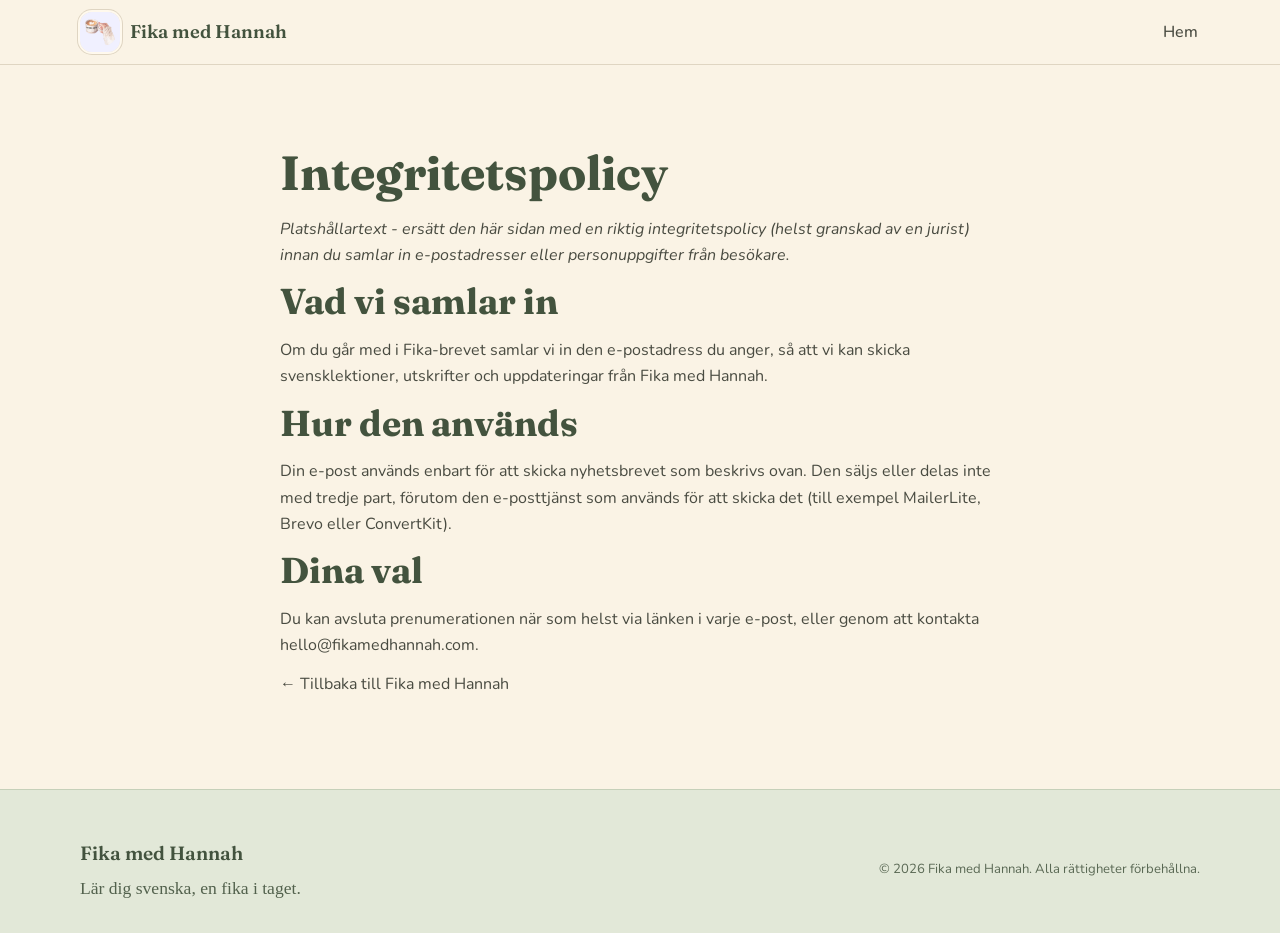
<file: privacy-policy.html>
<!DOCTYPE html>
<html lang="sv">
<head>
  <meta charset="UTF-8">
  <title>Integritetspolicy - Fika med Hannah</title>
  <meta name="viewport" content="width=device-width, initial-scale=1.0">
  <meta name="robots" content="noindex">
  <link rel="icon" type="image/svg+xml" href="assets/favicon.svg">
  <link rel="preconnect" href="https://fonts.googleapis.com">
  <link rel="preconnect" href="https://fonts.gstatic.com" crossorigin>
  <link href="https://fonts.googleapis.com/css2?family=Fraunces:opsz,wght@9..144,600;9..144,700&family=Nunito:wght@400;500;600;700;800&display=swap" rel="stylesheet">
  <link rel="stylesheet" href="styles.css?v=21315a2e">
</head>
<body class="privacy-page">

  <a class="skip-link" href="#main">Skip to main content</a>

  <header class="site-header">
    <div class="wrap header-inner">
      <a class="brand" href="index.html" aria-label="Fika med Hannah - home">
        <img class="brand-mark" src="assets/logo.png" alt="" width="40" height="40">
        <span class="brand-name">Fika med Hannah</span>
      </a>
      <nav class="primary-nav is-open" aria-label="Primary">
        <ul>
          <li><a href="index.html">Hem</a></li>
        </ul>
      </nav>
    </div>
  </header>

  <main id="main">
    <section class="section">
      <div class="wrap" style="max-width:760px;">
        <h1>Integritetspolicy</h1>
        <p><em>
          Platshållartext - ersätt den här sidan med en riktig integritetspolicy (helst
          granskad av en jurist) innan du samlar in e-postadresser eller personuppgifter från besökare.
        </em></p>

        <h2>Vad vi samlar in</h2>
        <p>
          Om du går med i Fika-brevet samlar vi in den e-postadress du anger, så att vi kan skicka
          svensklektioner, utskrifter och uppdateringar från Fika med Hannah.
        </p>

        <h2>Hur den används</h2>
        <p>
          Din e-post används enbart för att skicka nyhetsbrevet som beskrivs ovan. Den säljs eller
          delas inte med tredje part, förutom den e-posttjänst som används för att skicka det
          (till exempel MailerLite, Brevo eller ConvertKit).
        </p>

        <h2>Dina val</h2>
        <p>
          Du kan avsluta prenumerationen när som helst via länken i varje e-post, eller genom att
          kontakta <a href="mailto:hello@fikamedhannah.com">hello@fikamedhannah.com</a>.
        </p>

        <p><a href="index.html">&larr; Tillbaka till Fika med Hannah</a></p>
      </div>
    </section>
  </main>

  <footer class="site-footer">
    <div class="wrap footer-inner">
      <div class="footer-brand">
        <span class="footer-name">Fika med Hannah</span>
        <span class="footer-tagline">Lär dig svenska, en fika i taget.</span>
      </div>
      <div></div>
      <div class="footer-legal">
        <p>&copy; <span id="year"></span> Fika med Hannah. Alla rättigheter förbehållna.</p>
      </div>
    </div>
  </footer>

  <script>document.getElementById('year').textContent = new Date().getFullYear();</script>
</body>
</html>
</file>
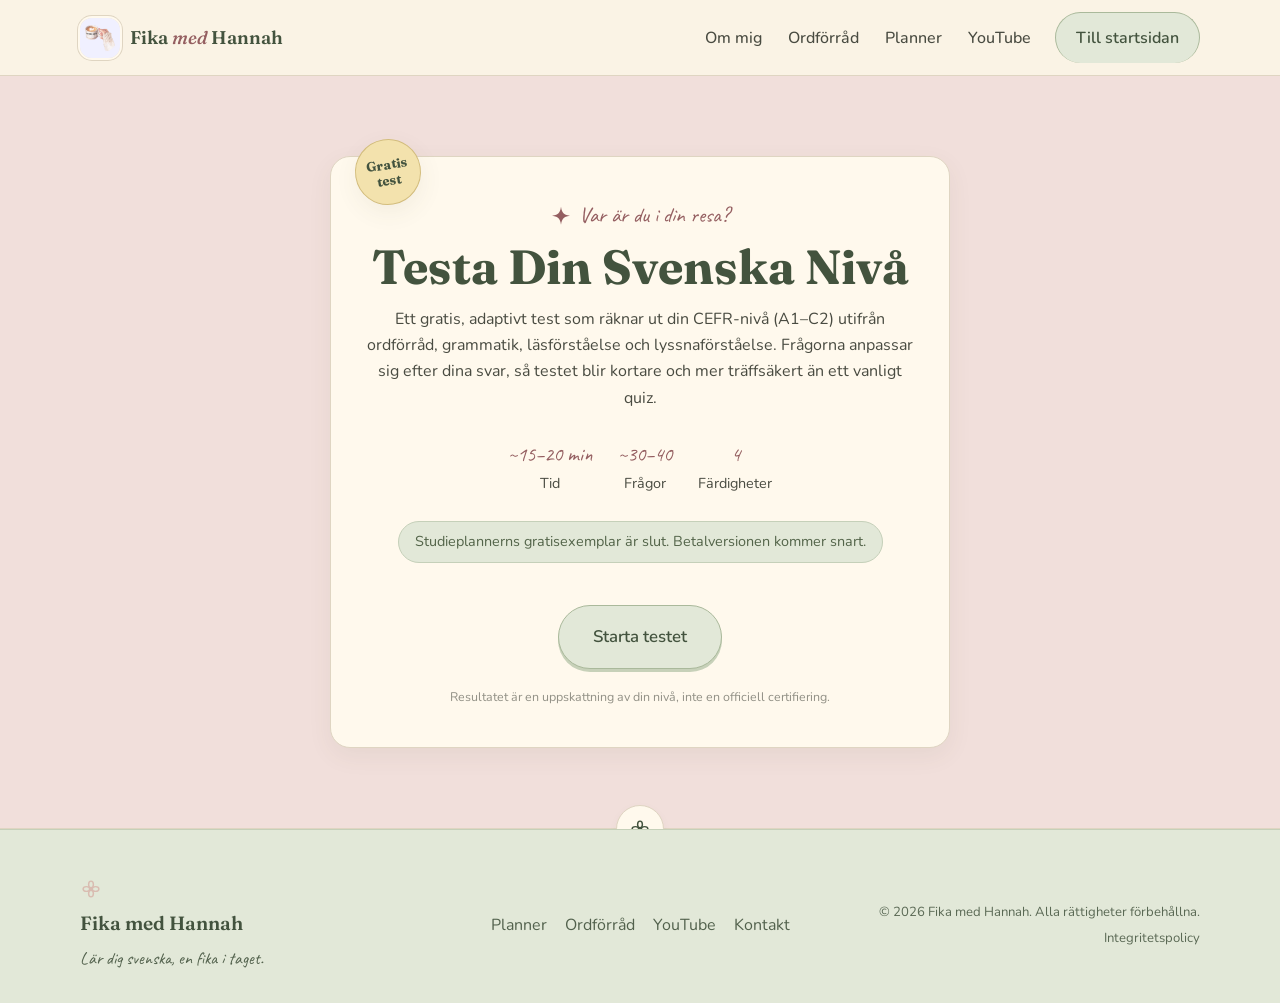
<file: swedish-level-test.html>
<!DOCTYPE html>
<html lang="sv">
<head>
  <meta charset="UTF-8">
  <title>Testa Din Svenska Nivå | Fika med Hannah</title>
  <meta name="viewport" content="width=device-width, initial-scale=1.0">
  <!-- This page moved to a cleaner URL. Redirect old links/bookmarks there. -->
  <link rel="canonical" href="/level-test/">
  <meta http-equiv="refresh" content="0; url=level-test/">
  <script>window.location.replace('level-test/');</script>
</head>
<body>
  <p>Den här sidan har flyttat. <a href="level-test/">Fortsätt till det svenska nivåtestet &rarr;</a></p>
</body>
</html>
</file>
<file: styles.css>
/* =========================================================
   Fika med Hannah - stylesheet
   Cute, premium, editorial Scandinavian planner design. Mobile-first.
   ========================================================= */

:root {
  /* ---- Brand colors (kept consistent with existing Fika med Hannah brand art) ---- */
  --ink: #494b41;
  --paper: #fff9ed;
  --cream: #faf3e5;
  --blush: #f1dfdb;
  --lavender: #e5edf0;
  --sage: #e2e8d8;
  --sage-ink: #536449;
  --rose: #945e60;
  --rose-dark: #43533e;
  --rose-light: #d9bcb1;
  --line: #dfd5c2;
  --sky: #afc5cf;
  --sky-light: #e6eef0;
  --butter: #f3e2ad;
  --blue-ink: #4d6875;

  /* ---- Type ---- */
  --font-heading: 'Fraunces', Georgia, serif;
  --font-body: 'Nunito', sans-serif;
  --font-script: 'Caveat', cursive;

  /* ---- Layout ---- */
  --max-width: 1160px;
  --radius-lg: 20px;
  --radius-md: 14px;
  --radius-sm: 8px;
  --shadow-soft: 0 8px 24px rgba(78, 83, 59, 0.07);
  --shadow-softer: 0 3px 10px rgba(78, 83, 59, 0.04);
}

/* ---------- Reset ---------- */
*, *::before, *::after { box-sizing: border-box; }
html { scroll-behavior: smooth; }
body {
  margin: 0;
  background-color: var(--cream);
  color: var(--ink);
  font-family: var(--font-body);
  line-height: 1.65;
  -webkit-font-smoothing: antialiased;
}
img { max-width: 100%; height: auto; display: block; }
ul { list-style: none; margin: 0; padding: 0; }
a { color: inherit; text-decoration: none; }
button { font: inherit; cursor: pointer; }

h1, h2, h3 {
  font-family: var(--font-heading);
  color: var(--rose-dark);
  line-height: 1.18;
  margin: 0 0 14px;
  letter-spacing: 0;
}
h1 { font-size: 3rem; }
h2 { font-size: 2.25rem; }
h2 em, h1 em { font-style: italic; color: var(--rose); }
h3 { font-size: 1.15rem; }
p { margin: 0 0 12px; }

.sr-only {
  position: absolute;
  width: 1px; height: 1px;
  padding: 0; margin: -1px;
  overflow: hidden;
  clip: rect(0, 0, 0, 0);
  white-space: nowrap; border: 0;
}

.is-hidden { display: none !important; }

.skip-link {
  position: absolute;
  left: 8px; top: -60px;
  background: var(--rose-dark);
  color: #fff;
  padding: 10px 16px;
  border-radius: var(--radius-sm);
  z-index: 1000;
  transition: top .2s ease;
}
.skip-link:focus { top: 8px; }

/* focus visibility across the site */
a:focus-visible,
button:focus-visible,
input:focus-visible {
  outline: 3px solid var(--rose);
  outline-offset: 3px;
  border-radius: var(--radius-sm);
}

.wrap {
  max-width: var(--max-width);
  margin: 0 auto;
  padding: 0 20px;
}

.section { padding: 80px 0; scroll-margin-top: 90px; }
.alt-bg { background-image: none; background-color: var(--blush); }

.section-head { max-width: 56ch; margin: 0 0 40px; }
.section-head.center { margin-left: auto; margin-right: auto; text-align: center; }
.center { text-align: center; }

.eyebrow {
  display: inline-flex;
  align-items: center;
  gap: 8px;
  font-family: var(--font-script);
  font-size: 1.35rem;
  color: var(--rose);
  margin: 0 0 6px;
}
.eyebrow-icon { width: 20px; height: 20px; flex-shrink: 0; color: var(--rose); }

/* small decorative squiggle used under the hero tagline */
.tagline-swirl { display: block; width: 150px; height: 12px; color: var(--rose-light); margin: -6px 0 18px; }

/* a quiet, hand-written pull-quote (About section) */
.pull-quote {
  font-family: var(--font-heading);
  font-style: italic;
  font-size: 1.2rem;
  color: var(--rose-dark);
  border-left: 3px solid var(--rose-light);
  padding-left: 16px;
  margin: 18px 0 0;
}

/* ---------- Divider ornament between sections ---------- */
.divider {
  position: relative;
  height: 1px;
  background: var(--line);
}
.divider-medallion {
  position: absolute;
  top: 50%; left: 50%;
  transform: translate(-50%, -50%);
  width: 48px; height: 48px;
  background: var(--paper);
  border: 1px solid var(--line);
  border-radius: 50%;
  display: flex;
  align-items: center;
  justify-content: center;
  color: var(--rose-dark);
  box-shadow: var(--shadow-softer);
}
.divider-medallion svg { width: 22px; height: 22px; }

/* ---------- Buttons ---------- */
.btn {
  display: inline-flex;
  align-items: center;
  justify-content: center;
  gap: 8px;
  font-family: inherit;
  font-weight: 600;
  font-size: 0.98rem;
  border: none;
  background: none;
  cursor: pointer;
  text-decoration: none;
  transition: transform .18s ease, box-shadow .18s ease, background-color .18s ease, color .18s ease;
}
.btn:active { transform: translateY(0) rotate(0) !important; }

.btn-primary {
  position: relative;
  padding: 14px 28px;
  border-radius: 999px;
  background: var(--sage);
  color: var(--rose-dark);
  border: 1px solid #aab99b;
  box-shadow: 0 3px 0 #c7d1b9;
}
.btn-primary:hover { background: #d1ddc4; transform: translateY(-2px); box-shadow: 0 5px 0 #c7d1b9; }

/* secondary CTAs read as quiet editorial links, not competing buttons */
.btn-secondary {
  padding: 6px 2px;
  color: var(--rose-dark);
  border-bottom: 2px solid var(--rose-light);
}
.btn-secondary:hover { color: var(--rose); border-bottom-color: var(--rose); transform: translateX(2px); }

.btn-large { padding: 17px 34px; font-size: 1.05rem; }

.button-row { display: flex; flex-wrap: wrap; align-items: center; gap: 22px; margin-top: 28px; }

/* ---------- Header / Nav ---------- */
.site-header {
  position: sticky;
  top: 0;
  z-index: 100;
  background: rgba(250, 243, 229, 0.97);
  backdrop-filter: blur(8px);
  border-bottom: 1px solid var(--line);
}
.header-inner {
  display: flex;
  align-items: center;
  justify-content: space-between;
  padding-top: 12px;
  padding-bottom: 12px;
}
.brand { display: flex; align-items: center; gap: 10px; }
.brand-mark {
  width: 40px; height: 40px;
  border-radius: 12px;
  object-fit: cover;
  box-shadow: 0 0 0 2px var(--paper), 0 0 0 3px var(--line);
}
.brand-name {
  font-family: var(--font-heading);
  font-weight: 600;
  font-size: 1.15rem;
  color: var(--rose-dark);
}
.brand-name em { font-style: italic; color: var(--rose); font-weight: 500; }

.nav-toggle {
  display: flex;
  flex-direction: column;
  gap: 5px;
  background: transparent;
  border: none;
  padding: 10px;
  border-radius: var(--radius-sm);
}
.nav-toggle-bar,
.nav-toggle-bar::before,
.nav-toggle-bar::after {
  content: '';
  display: block;
  width: 22px;
  height: 2px;
  background: var(--rose-dark);
  border-radius: 2px;
  transition: transform .2s ease, opacity .2s ease;
}
.nav-toggle-bar::before { transform: translateY(-7px); }
.nav-toggle-bar::after { transform: translateY(5px); }
.nav-toggle[aria-expanded="true"] .nav-toggle-bar { background: transparent; }
.nav-toggle[aria-expanded="true"] .nav-toggle-bar::before { transform: translateY(0) rotate(45deg); }
.nav-toggle[aria-expanded="true"] .nav-toggle-bar::after { transform: translateY(0) rotate(-45deg); }

.primary-nav {
  position: absolute;
  top: 100%; left: 0; right: 0;
  background: var(--paper);
  border-bottom: 1px solid var(--line);
  max-height: 0;
  overflow: hidden;
  transition: max-height .25s ease;
}
.primary-nav.is-open { max-height: 320px; }
.primary-nav ul { display: flex; flex-direction: column; padding: 8px 20px 18px; }
.primary-nav a {
  display: flex;
  align-items: center;
  gap: 6px;
  padding: 12px 4px;
  font-weight: 500;
  border-bottom: 1px solid var(--line);
}
.primary-nav li:last-child a { border-bottom: none; }
.primary-nav a.nav-cta {
  justify-content: center;
  margin-top: 10px;
  color: var(--rose-dark);
  font-weight: 600;
  background: var(--sage);
  border: 1px solid #aab99b;
  border-radius: 999px;
  padding: 12px 20px;
  transition: background-color .18s ease, transform .18s ease;
}
.primary-nav a.nav-cta:hover { background: #d1ddc4; color: var(--rose-dark); transform: translateY(-1px); }
.nav-cta svg { width: 16px; height: 16px; }

@media (min-width: 1000px) {
  .nav-toggle { display: none; }
  .primary-nav {
    position: static;
    max-height: none;
    background: transparent;
    border: none;
    overflow: visible;
  }
  .primary-nav ul { flex-direction: row; align-items: center; gap: 22px; padding: 0; }
  .primary-nav a { border: none; padding: 6px 2px; position: relative; }
  .primary-nav a:not(.nav-cta)::after {
    content: '';
    position: absolute;
    left: 0; right: 100%;
    bottom: -2px;
    height: 2px;
    background: var(--rose);
    transition: right .2s ease;
  }
  .primary-nav a:not(.nav-cta):hover::after { right: 0; }
  .primary-nav a.nav-cta { margin-top: 0; }
}

/* ---------- Hero ---------- */
.hero { padding: 0 0 28px; background: var(--cream); text-align: center; }
.hero-inner { display: grid; gap: 12px; justify-items: center; padding-top: 20px; }
.hero-copy { max-width: 710px; }
.hero h1 { font-size: 3.5rem; margin: 6px 0 10px; }
.hero h1 em { color: var(--rose); }
.hero-text { max-width: 58ch; color: var(--ink); margin: 18px auto 0; }
.hero-meta { margin: 18px 0 0; font-size: 0.85rem; color: var(--sage-ink); }
.hero .button-row { justify-content: center; margin-top: 22px; gap: 24px; }
.hero .tagline-swirl { margin: 5px auto 0; color: var(--rose-light); }
.hero .eyebrow { font-size: 1.15rem; }
.tagline {
  font-family: var(--font-script);
  font-size: 1.9rem;
  color: var(--rose);
  margin: 0 0 2px;
}
.hero-banner {
  display: block;
  width: 100%;
  max-width: 2172px;
  margin: 0 auto;
}
.hero-banner img {
  width: 100%;
  height: auto;
  aspect-ratio: 3 / 1;
  object-fit: contain;
}
.learning-paths { background: var(--sage); border-block: 1px solid #cad5be; }
.learning-paths .wrap { display: grid; grid-template-columns: repeat(3, minmax(0, 1fr)); }
.learning-paths a { display: flex; align-items: center; justify-content: center; gap: 14px; padding: 18px 12px; font-weight: 700; color: var(--rose-dark); }
.learning-paths a + a { border-left: 1px solid #cad5be; }
.learning-paths img { width: 42px; height: 42px; }
.learning-paths a:hover { background: #d6e0cd; }
.learning-paths a > span:last-child { margin-left: 8px; }

/* ---------- Features ---------- */
.feature-grid {
  display: grid;
  gap: 22px;
  grid-template-columns: repeat(2, 1fr);
  text-align: center;
}
@media (min-width: 700px) { .feature-grid { grid-template-columns: repeat(4, 1fr); } }

.features { background: var(--paper); }
.feature-card { padding: 0 12px; }
.feature-card:nth-child(2) .feature-icon { background: var(--sky-light); color: var(--blue-ink); }
.feature-card:nth-child(3) .feature-icon { background: var(--butter); }
.feature-card:nth-child(4) .feature-icon { background: var(--sage); }
.feature-icon {
  display: flex;
  align-items: center;
  justify-content: center;
  width: 56px; height: 56px;
  margin: 0 auto 14px;
  background: var(--blush);
  border: 1px solid var(--line);
  border-radius: 50%;
  color: var(--rose-dark);
}
.feature-icon svg { width: 26px; height: 26px; }
.feature-icon-num { font-family: var(--font-heading); font-weight: 700; font-size: 1.15rem; }
.feature-card h3 { font-size: 1.02rem; margin-bottom: 6px; }
.feature-card p { font-size: 0.88rem; margin: 0; }
.how-it-works-cta { margin-top: 36px; }

/* ---------- About ---------- */
.about { background: var(--blush); border-block: 1px solid var(--rose-light); }
.about-inner { display: grid; gap: 48px; align-items: center; }
.about-photo {
  position: relative;
  width: 100%;
  max-width: 300px;
  margin: 0 auto;
}
.about-photo picture { display: block; }
.about-photo::before {
  content: '';
  position: absolute;
  top: -12px; left: 18px;
  width: 76px; height: 30px;
  transform: rotate(-6deg);
  background: repeating-linear-gradient(45deg, var(--sage), var(--sage) 6px, transparent 6px, transparent 12px), var(--lavender);
  opacity: .9;
  border-radius: 3px;
  box-shadow: var(--shadow-softer);
}
.about-photo img {
  position: relative;
  width: 100%;
  height: auto;
  object-fit: contain;
  border-radius: var(--radius-lg);
  box-shadow: var(--shadow-softer);
  border: 1px solid var(--line);
  background: var(--paper);
  padding: 10px 10px 20px;
  transform: rotate(-1.5deg);
}
@media (min-width: 780px) {
  .about-inner { grid-template-columns: 280px 1fr; }
  .about-photo { margin: 0; }
}

/* ---------- Level test ---------- */
.level-grid {
  display: grid;
  grid-template-columns: repeat(2, 1fr);
  gap: 18px;
  margin-bottom: 40px;
}
@media (min-width: 700px) { .level-grid { grid-template-columns: repeat(3, 1fr); } }

.level-card {
  min-width: 0;
  background: var(--paper);
  border: 1.5px dashed var(--rose-light);
  border-radius: var(--radius-md);
  padding: 22px 16px;
  text-align: center;
  box-shadow: var(--shadow-softer);
  transition: transform .18s ease, box-shadow .18s ease;
}
.level-test { background: var(--sky-light); }
.level-card { border-style: solid; border-color: #c7d5d8; box-shadow: none; }
.level-card:nth-child(-n + 2) { background: var(--paper); }
.level-card:nth-child(n + 3):nth-child(-n + 4) { background: #edf0e4; }
.level-card:nth-child(n + 5) { background: #f4e6df; }
.level-card:hover { transform: translateY(-3px); box-shadow: var(--shadow-soft); }
.level-tag {
  display: flex;
  align-items: center;
  justify-content: center;
  width: 46px; height: 46px;
  margin: 0 auto 12px;
  font-family: var(--font-heading);
  font-weight: 700;
  color: var(--blue-ink);
  background: var(--sky-light);
  border-radius: 50%;
  border: 1px solid #bacdd4;
  font-size: 0.9rem;
}
.level-card p { font-size: 0.9rem; margin: 0; color: var(--ink); overflow-wrap: break-word; }

/* CTA panel promoting the level test, sits below the level grid */
.lt-cta-panel {
  max-width: 680px;
  margin: 0 auto;
  padding: 32px 30px;
  background: transparent;
  border-top: 1px solid #bacdd4;
}
.lt-cta-panel h3 { margin-bottom: 10px; }
.lt-cta-panel p { margin-bottom: 14px; }
.lt-bonus-note {
  display: inline-block;
  margin-bottom: 18px;
  padding: 8px 16px;
  background: var(--sage);
  border: 1px solid #c5d0b9;
  border-radius: 999px;
  font-size: 0.9rem;
  color: var(--sage-ink);
}

/* ---------- Planner feature ---------- */
.planner-feature {
  background: var(--cream);
  padding: 76px 0;
  border-block: 1px solid var(--line);
}
.planner-inner { display: grid; gap: 40px; align-items: center; }
.planner-visual {
  position: relative;
  justify-self: center;
  max-width: 380px;
}
.planner-visual::before {
  content: '';
  position: absolute;
  top: -14px; right: 26px;
  width: 84px; height: 32px;
  transform: rotate(6deg);
  background-color: var(--sky);
  background-image:
    linear-gradient(90deg, var(--sky-light) 50%, transparent 50%),
    linear-gradient(var(--sky-light) 50%, transparent 50%);
  background-size: 8px 8px;
  background-blend-mode: screen;
  opacity: .95;
  border-radius: 3px;
  box-shadow: var(--shadow-softer);
  z-index: 1;
}
.price-sticker {
  position: absolute;
  top: 10px; left: -14px;
  z-index: 2;
  display: flex;
  align-items: center;
  justify-content: center;
  width: 62px; height: 62px;
  padding-top: 2px;
  font-family: var(--font-heading);
  font-weight: 700;
  font-size: 0.95rem;
  line-height: 1.15;
  text-align: center;
  color: var(--rose-dark);
  background: var(--butter);
  border-radius: 50%;
  border: 1px solid #d3bd7d;
  box-shadow: var(--shadow-soft);
  transform: rotate(-9deg);
}
.planner-visual img {
  position: relative;
  border-radius: var(--radius-lg);
  box-shadow: var(--shadow-soft);
  border: 1px solid var(--line);
  background: var(--paper);
  padding: 10px 10px 20px;
  transform: rotate(1.5deg);
  transition: transform .3s ease;
}
.planner-visual:hover img { transform: rotate(0deg) scale(1.015); }
.planner-gallery {
  display: flex;
  justify-content: center;
  gap: 18px;
  margin-top: 22px;
}
.planner-gallery img {
  width: 46%;
  border-radius: var(--radius-sm);
  border: 6px solid var(--paper);
  box-shadow: var(--shadow-softer);
  transition: transform .2s ease, box-shadow .2s ease;
}
.planner-gallery img:nth-child(1) { transform: rotate(-4deg); }
.planner-gallery img:nth-child(2) { transform: rotate(3deg); }
.planner-gallery img:hover { transform: rotate(0deg) scale(1.04); box-shadow: var(--shadow-soft); }
.planner-points { margin: 18px 0 26px; }
.planner-points li {
  position: relative;
  padding-left: 28px;
  margin-bottom: 10px;
}
.planner-points li::before {
  content: '\2740';
  position: absolute;
  left: 0; top: -2px;
  color: var(--rose-dark);
  font-size: 1.05rem;
}
.planner-offer {
  font-size: 0.92rem;
  padding: 12px 16px;
  background: var(--blush);
  border: 1px solid var(--rose-light);
  border-radius: var(--radius-md);
}
@media (min-width: 860px) {
  .planner-inner { grid-template-columns: 0.8fr 1.2fr; }
  .planner-visual { justify-self: start; }
}

/* ---------- Vocabulary ---------- */
.vocabulary { background: #edf0e4; }
.vocabulary [hidden] { display: none !important; }
.vocabulary h2, .vocabulary h3 { letter-spacing: 0; }
.vocab-heading { display: flex; justify-content: space-between; align-items: center; gap: 32px; margin-bottom: 32px; }
.vocab-heading .section-head { max-width: 620px; margin: 0; }
.vocab-heading .section-head > p:last-child { margin: 16px 0 0; }
.vocab-goal { display: flex; flex-direction: column; flex-shrink: 0; border-left: 1px solid #cbd5c1; padding-left: 32px; color: var(--sage-ink); font-size: .85rem; margin: 0; }
.vocab-goal strong { font: 600 2.8rem/1.2 var(--font-heading); color: var(--rose-dark); margin-bottom: 8px; }
.vocab-featured { display: flex; align-items: center; gap: 20px; padding: 20px 0; border-top: 1px solid #cbd5c1; border-bottom: 1px solid #cbd5c1; margin-bottom: 28px; }
.vocab-featured > img { width: 64px; height: 64px; flex-shrink: 0; }
.vocab-featured-copy { flex: 1; min-width: 0; }
.vocab-kicker { color: var(--sage-ink); font-size: .75rem; font-weight: 600; margin-bottom: 8px; }
.vocab-kicker > span:first-child { margin: 0 8px; color: #a0ad94; }
.vocab-featured h3 { font-size: 1.35rem; margin-bottom: 6px; }
.vocab-featured-copy > p:last-child { margin: 0; font-size: .88rem; }
.vocab-featured .btn { flex-shrink: 0; }
.vocab-library-heading { display: flex; align-items: baseline; justify-content: space-between; gap: 16px; margin-bottom: 18px; }
.vocab-library-heading h3 { margin: 0; font-size: 1.4rem; }
.vocab-library-count { color: var(--sage-ink); font-size: .8rem; }
.vocab-toolbar { display: grid; grid-template-columns: minmax(0, 1fr) minmax(0, 180px); gap: 12px; margin-bottom: 20px; align-items: end; }
.vocab-search { min-width: 0; }
.vocab-search input, .vocab-select select { width: 100%; min-height: 48px; border: 1px solid #bdc7b4; border-radius: var(--radius-sm); background: var(--paper); color: var(--ink); font: .95rem var(--font-body); padding: 12px; }
.vocab-search input::placeholder { color: #666c62; opacity: 1; }
.vocab-select { display: grid; gap: 5px; min-width: 0; }
.vocab-select > span { font-size: .72rem; font-weight: 600; color: var(--sage-ink); }
.vocab-select select:focus-visible { outline: 3px solid var(--rose); outline-offset: 3px; }
.episode-grid { display: grid; grid-template-columns: repeat(4, minmax(0, 1fr)); gap: 14px; }
.episode-card { display: flex; flex-direction: column; min-width: 0; padding: 16px; background: var(--paper); border: 1px solid #d5dccf; border-radius: var(--radius-md); transition: border-color .18s ease, box-shadow .18s ease; }
.episode-card[data-topic="Mat & kök"] .episode-card-top { background: #f3e5c5; }
.episode-card[data-topic="Väder & årstider"] .episode-card-top { background: var(--sky-light); }
.episode-card[data-topic="Arbetsliv & teknik"] .episode-card-top { background: var(--blush); }
.episode-card:hover, .episode-card:focus-within { border-color: var(--sage-ink); box-shadow: 0 4px 16px rgba(60, 80, 45, .07); }
.episode-card-top { display: flex; justify-content: space-between; align-items: center; gap: 12px; margin: -16px -16px 12px; padding: 12px 16px; background: var(--sage); border-radius: var(--radius-md) var(--radius-md) 0 0; }
.episode-card-top img { width: 40px; height: 40px; }
.episode-number { display: flex; align-items: baseline; gap: 6px; font-size: .7rem; color: var(--sage-ink); }
.episode-number strong { font: 500 1.35rem/1.2 var(--font-heading); color: var(--rose-dark); }
.episode-topic { align-self: flex-start; font-size: .7rem; font-weight: 500; color: #47553b; background: #edf2e8; border-radius: 4px; padding: 3px 8px; margin-bottom: 8px; }
.episode-card h3 { font-size: 1.05rem; line-height: 1.35; overflow-wrap: anywhere; margin-bottom: 8px; }
.episode-card > p { font-size: .8rem; color: #666c62; margin-bottom: 12px; }
.episode-link { display: flex; justify-content: space-between; align-items: center; gap: 12px; margin-top: auto; padding-top: 10px; min-height: 44px; border-top: 1px solid #e5e9e1; color: var(--rose-dark); font-size: .8rem; font-weight: 600; }
.episode-link:hover { text-decoration: underline; }
.episode-link-format { white-space: nowrap; color: var(--sage-ink); font-size: .7rem; font-weight: 400; }
.episode-link-format > span { margin-left: 6px; font-size: 1rem; }
.vocab-library-footer { display: flex; justify-content: space-between; align-items: center; gap: 16px; padding: 20px 0; }
.vocab-library-footer > p { color: var(--sage-ink); font-size: .78rem; margin: 0; }
.episode-pagination { display: flex; gap: 12px; align-items: center; font-size: .78rem; }
.episode-pagination button { display: grid; place-items: center; width: 44px; height: 44px; border: 1px solid #bdc7b4; border-radius: var(--radius-sm); background: var(--paper); color: var(--rose-dark); font-size: 1.2rem; }
.episode-pagination button:disabled { opacity: .4; cursor: default; }
.vocab-empty { text-align: center; padding: 40px 16px; border-block: 1px solid #d5dccf; }
.vocab-empty p { font-size: .9rem; }
.vocab-next { margin: 0; padding-top: 18px; border-top: 1px solid #cbd5c1; color: var(--sage-ink); font-size: .8rem; text-align: center; }
.vocab-next span { margin: 0 8px; }
@media (max-width: 1100px) {
  .episode-grid { grid-template-columns: repeat(3, minmax(0, 1fr)); }
}
@media (max-width: 900px) {
  .vocab-goal { display: none; }
  .vocab-featured { flex-wrap: wrap; }
  .vocab-featured .btn { margin-left: 84px; }
  .episode-grid { grid-template-columns: repeat(2, minmax(0, 1fr)); }
}
@media (max-width: 560px) {
  .vocab-heading { margin-bottom: 24px; }
  .vocab-featured { gap: 16px; padding-block: 20px; }
  .vocab-featured > img { width: 48px; height: 48px; }
  .vocab-featured h3 { font-size: 1.25rem; }
  .vocab-kicker { font-size: .68rem; }
  .vocab-kicker > span:first-child { margin-inline: 3px; }
  .vocab-featured .btn { margin-left: 64px; max-width: calc(100% - 64px); }
  .vocab-toolbar { grid-template-columns: minmax(0, 1fr); }
  .vocab-search input { font-size: .8rem; }
  .vocab-select select { font-size: .8rem; padding-left: 8px; }
  .episode-grid { grid-template-columns: minmax(0, 1fr); gap: 14px; }
  .vocab-library-footer { flex-wrap: wrap; }
  .vocab-next { font-size: .75rem; }
}

.vocab-cta, .planner-cta { display: flex; flex-direction: column; align-items: center; gap: 10px; }
.soon-badge {
  display: inline-block;
  font-size: 0.78rem;
  font-weight: 600;
  letter-spacing: .04em;
  text-transform: uppercase;
  color: var(--sage-ink);
  background: var(--sage);
  padding: 4px 14px;
  border-radius: 999px;
  margin: 0;
}

/* ---------- Latest lesson ---------- */
.video-frame {
  max-width: 820px;
  margin: 0 auto 32px;
  border-radius: var(--radius-lg);
  overflow: hidden;
  box-shadow: var(--shadow-soft);
  border: 1.5px dashed var(--rose-light);
  background: var(--cream);
}
.video-frame .ratio-box {
  position: relative;
  width: 100%;
  padding-top: 56.25%; /* 16:9 */
}
.video-frame iframe {
  position: absolute; inset: 0;
  width: 100%; height: 100%;
  border: 0;
}
.video-placeholder {
  padding: 70px 24px;
  text-align: center;
  color: var(--rose-dark);
}
.video-placeholder-icon { width: 40px; height: 40px; margin: 0 auto 12px; color: var(--rose); }
.video-placeholder p { margin: 0 0 6px; font-size: 1.1rem; }
.video-placeholder-sub { font-size: 0.85rem; color: var(--rose); }

/* ---------- Signup ---------- */
.signup {
  background-color: var(--blush);
  background-image: linear-gradient(90deg, rgba(255, 249, 237, .24) 50%, transparent 50%), linear-gradient(rgba(255, 249, 237, .24) 50%, transparent 50%);
  background-size: 32px 32px;
  border-top: 1px solid var(--rose-light);
}
.signup-inner {
  max-width: 520px;
  margin: 0 auto;
  text-align: center;
  background: transparent;
  padding: 40px 32px;
}
.signup-form {
  display: flex;
  flex-direction: column;
  gap: 12px;
  margin: 8px 0 16px;
}
@media (min-width: 480px) {
  .signup-form { flex-direction: row; }
}
.signup-input {
  min-width: 0;
  flex: 1;
  padding: 13px 18px;
  border-radius: 12px;
  border: 1.5px solid var(--line);
  background: var(--cream);
  font: inherit;
  color: var(--ink);
}
.signup-input:focus-visible { outline: 3px solid var(--rose); outline-offset: 2px; }
.signup-message {
  min-height: 1.2em;
  font-weight: 600;
  color: var(--sage-ink);
}
.privacy-note { font-size: 0.82rem; color: var(--rose); opacity: .9; }
.privacy-note a { text-decoration: underline; }

/* ---------- Footer ---------- */
.site-footer {
  background: var(--sage);
  color: var(--rose-dark);
  border-top: 1px solid #c5d0b9;
  padding: 48px 0 30px;
  position: relative;
}
.footer-brand { display: flex; flex-direction: column; align-items: center; gap: 4px; }
.footer-icon { width: 22px; height: 22px; color: var(--rose-light); margin-bottom: 4px; }
.footer-inner {
  display: grid;
  gap: 24px;
  text-align: center;
}
.footer-name {
  display: block;
  font-family: var(--font-heading);
  font-weight: 600;
  font-size: 1.2rem;
}
.footer-tagline {
  display: block;
  font-family: var(--font-script);
  font-size: 1.1rem;
  opacity: .9;
}
.footer-nav ul { display: flex; flex-wrap: wrap; justify-content: center; gap: 18px; }
.footer-nav a { opacity: .9; }
.footer-nav a:hover { opacity: 1; text-decoration: underline; }
.footer-legal { font-size: 0.82rem; opacity: .85; }
.footer-legal p { margin: 4px 0; }
.footer-legal a:hover { text-decoration: underline; }

@media (min-width: 780px) {
  .footer-inner {
    grid-template-columns: 1fr auto 1fr;
    align-items: center;
    text-align: left;
  }
  .footer-brand { align-items: flex-start; }
  .footer-legal { text-align: right; }
}

@media (max-width: 780px) {
  h1 { font-size: 2.25rem; }
  h2 { font-size: 1.8rem; }
  .section { padding: 56px 0; }
  .hero h1 { font-size: 2.8rem; }
  .hero .tagline { font-size: 1.65rem; }
  .learning-paths a { gap: 8px; font-size: .85rem; padding: 14px 8px; }
  .learning-paths img { width: 32px; height: 32px; }
  .learning-paths a > span:last-child { display: none; }
}
@media (max-width: 480px) {
  .privacy-page h1 { font-size: 1.8rem; }
  .hero { padding: 0 0 28px; }
  .hero h1 { font-size: 2rem; }
  .hero .eyebrow { font-size: 1rem; }
  .hero .tagline { font-size: 1.4rem; }
  .hero-text { font-size: .95rem; margin-top: 14px; }
  .hero-meta { font-size: .78rem; margin-top: 14px; }
  .hero .button-row { margin-top: 16px; }
  .hero .btn-large { padding: 14px 22px; font-size: .95rem; }
  .learning-paths .wrap { padding-inline: 12px; }
  .learning-paths a { flex-direction: column; text-align: center; line-height: 1.3; }
  .brand-name { font-size: 1.05rem; }
  .lt-cta-panel { padding-inline: 0; }
  .lt-bonus-note { border-radius: var(--radius-sm); }
}

/* ---------- Motion preference ---------- */
@media (prefers-reduced-motion: reduce) {
  html { scroll-behavior: auto; }
  * { animation: none !important; transition: none !important; }
}
</file>
<file: assets/css/level-test.css>
/* =========================================================
   Fika med Hannah - Swedish Level Test (adaptive): styles
   ---------------------------------------------------------
   Loaded after styles.css. Reuses the site's design tokens and
   component classes (.btn, .eyebrow, .divider, dashed-border card
   language) so this page reads as part of the same scrapbook/planner
   aesthetic as the rest of the site, not a bolted-on app screen.
   ========================================================= */

.eyebrow.center { justify-content: center; }

/* ---------- Card shell (shared by intro / question / results) ---------- */
.lt-card {
  position: relative;
  max-width: 620px;
  margin: 0 auto;
  background: var(--paper);
  border: 1px solid var(--line);
  border-radius: var(--radius-lg);
  box-shadow: var(--shadow-soft);
  padding: 40px 36px;
}

/* washi-tape "Gratis test" sticker, echoes the planner's price-sticker */
.lt-sticker {
  position: absolute;
  top: -18px; left: 24px;
  z-index: 2;
  display: flex;
  align-items: center;
  justify-content: center;
  width: 66px; height: 66px;
  padding-top: 2px;
  font-family: var(--font-heading);
  font-weight: 700;
  font-size: 0.82rem;
  line-height: 1.2;
  text-align: center;
  color: var(--rose-dark);
  background: var(--butter);
  border-radius: 50%;
  border: 1px solid #d3bd7d;
  box-shadow: var(--shadow-soft);
  transform: rotate(-9deg);
}

/* ---------- Intro screen ---------- */
.lt-intro { text-align: center; }
.lt-intro h1 { margin-bottom: 10px; }
.lt-intro-facts {
  display: flex;
  justify-content: center;
  gap: 26px;
  flex-wrap: wrap;
  margin: 26px 0;
  font-size: 0.9rem;
  color: var(--ink);
}
.lt-intro-facts span { display: block; color: var(--rose); font-family: var(--font-script); font-size: 1.3rem; }

/* ---------- Buttons ---------- */
.lt-btn-row { display: flex; gap: 18px; justify-content: center; flex-wrap: wrap; align-items: center; margin-top: 24px; }
.lt-disclaimer { font-size: 0.78rem; opacity: 0.6; text-align: center; margin: 18px 0 0; }

/* ---------- Progress ---------- */
.lt-progress-track {
  width: 100%;
  height: 10px;
  border-radius: 999px;
  background: var(--blush);
  border: 1px solid var(--rose-light);
  overflow: hidden;
  margin-bottom: 20px;
}
.lt-progress-fill {
  height: 100%;
  background: var(--sage-ink);
  border-radius: 999px;
  transition: width 0.4s ease;
}

/* ---------- Question screen ---------- */
.lt-passage, .lt-audio {
  background: var(--cream);
  border: 1px solid var(--line);
  border-radius: var(--radius-md);
  padding: 16px 18px;
  margin-bottom: 18px;
  font-size: 0.96rem;
}
.lt-audio { display: flex; align-items: center; gap: 14px; }
.lt-audio button {
  background: var(--rose-dark);
  color: #fff;
  border: none;
  border-radius: 50%;
  width: 42px; height: 42px;
  font-size: 1.05rem;
  cursor: pointer;
  flex-shrink: 0;
  transition: transform 0.15s ease, background 0.15s ease;
}
.lt-audio button:hover { background: var(--rose); transform: scale(1.06); }
.lt-question-prompt { margin-bottom: 20px; }

.lt-options { display: grid; gap: 12px; margin-bottom: 10px; }
.lt-option {
  text-align: left;
  width: 100%;
  padding: 14px 18px;
  border: 1px solid var(--line);
  background: var(--paper);
  border-radius: var(--radius-sm);
  font-family: var(--font-body);
  font-size: 0.98rem;
  color: var(--ink);
  cursor: pointer;
  transition: border-color 0.15s ease, background 0.15s ease, transform 0.15s ease;
}
.lt-option:hover { border-color: var(--rose); transform: translateY(-2px); }
.lt-option[aria-pressed="true"] {
  border: 2px solid var(--rose-dark);
  background: var(--sage);
  font-weight: 600;
  transform: none;
}

/* ---------- Results screen ---------- */
.lt-results-headline { text-align: center; margin-bottom: 4px; }
.lt-results-sub { text-align: center; opacity: 0.8; margin-bottom: 30px; }

.lt-skill-grid {
  display: grid;
  grid-template-columns: repeat(2, 1fr);
  gap: 16px;
  margin-bottom: 28px;
}
.lt-skill-row {
  display: flex;
  flex-direction: column;
  align-items: center;
  text-align: center;
  gap: 8px;
  padding: 18px 14px;
  border: 1px solid var(--line);
  border-radius: var(--radius-md);
  background: var(--paper);
  box-shadow: var(--shadow-softer);
  transition: transform 0.18s ease, box-shadow 0.18s ease;
}
.lt-skill-row:hover { transform: translateY(-2px); box-shadow: var(--shadow-soft); }

.lt-skill-icon {
  width: 30px; height: 30px;
  padding: 9px;
  color: #fff;
  background: var(--rose-dark);
  border-radius: 50%;
  border: 1.5px dashed rgba(255,255,255,.55);
}
.lt-skill-info strong { display: block; font-family: var(--font-heading); color: var(--rose-dark); font-size: 0.95rem; }
.lt-skill-bar-track {
  width: 100%; height: 6px; border-radius: 999px; background: var(--blush); margin-top: 6px; overflow: hidden;
}
.lt-skill-bar-fill { height: 100%; background: var(--rose-dark); border-radius: 999px; }
.lt-skill-level { font-family: var(--font-heading); font-weight: 700; font-size: 1.1rem; color: var(--rose-dark); }

.lt-recommendation {
  display: flex;
  gap: 16px;
  align-items: flex-start;
  background: var(--sage);
  border: 1px solid #c5d0b9;
  border-radius: var(--radius-md);
  padding: 20px 22px;
  margin-bottom: 26px;
}
.lt-recommendation .lt-skill-icon { background: var(--sage-ink); flex-shrink: 0; }
.lt-recommendation h3 { color: var(--sage-ink); margin-bottom: 4px; }
.lt-recommendation a { color: var(--rose-dark); font-weight: 600; text-decoration: underline; }

@media (max-width: 480px) {
  .lt-card { padding: 32px 22px; }
  .lt-skill-grid { grid-template-columns: 1fr 1fr; gap: 12px; }
}

/* ---------- Review (post-test question-by-question recap) ---------- */
.lt-review {
  margin-bottom: 26px;
  border: 1px solid var(--line);
  border-radius: var(--radius-md);
  background: var(--paper);
  padding: 4px 22px;
}
.lt-review summary {
  cursor: pointer;
  padding: 14px 0;
  font-family: var(--font-heading);
  font-weight: 600;
  color: var(--rose-dark);
  list-style: none;
}
.lt-review summary::-webkit-details-marker { display: none; }
.lt-review summary::after { content: '\25be'; float: right; }
.lt-review[open] summary::after { content: '\25b4'; }
.lt-review-list {
  list-style: none;
  margin: 0;
  padding: 4px 0 20px;
  display: flex;
  flex-direction: column;
  gap: 20px;
}
.lt-review-item { border-top: 1px solid var(--line); padding-top: 16px; }
.lt-review-item:first-child { border-top: none; padding-top: 0; }
.lt-review-meta {
  display: flex;
  align-items: center;
  gap: 6px;
  font-size: 0.8rem;
  color: var(--rose);
  opacity: 0.85;
  margin: 0 0 6px;
}
.lt-review-item.is-incorrect .lt-review-meta { color: var(--rose-dark); font-weight: 600; opacity: 1; }
.lt-review-prompt { font-weight: 600; margin: 0 0 8px; }
.lt-review-context {
  background: var(--cream);
  border-radius: var(--radius-sm);
  padding: 10px 14px;
  font-size: 0.88rem;
  margin: 0 0 10px;
}
.lt-review-options { list-style: none; margin: 0 0 8px; padding: 0; display: grid; gap: 6px; }
.lt-review-options li {
  padding: 8px 12px;
  border: 1px solid var(--line);
  border-radius: var(--radius-sm);
  font-size: 0.9rem;
}
.lt-review-options li.is-correct-answer { border-color: var(--sage-ink); background: var(--sage); font-weight: 600; }
.lt-review-options li.is-your-answer { border-color: var(--rose-dark); background: var(--blush); }
.lt-review-explanation { font-size: 0.86rem; opacity: 0.85; margin: 0; }

/* ---------- Bonus teaser (shown inline on the results screen) ---------- */
.lt-bonus-teaser {
  display: flex;
  gap: 14px;
  align-items: center;
  background: var(--blush);
  border: 1px solid var(--rose-light);
  border-radius: var(--radius-md);
  padding: 16px 20px;
  margin-bottom: 26px;
  font-size: 0.95rem;
}
.lt-bonus-teaser span { font-size: 1.6rem; flex-shrink: 0; }
.lt-bonus-teaser p { margin: 0; }

/* ---------- Email capture screen ---------- */
.lt-email { text-align: center; }
.lt-email h2 { margin-bottom: 10px; }
.lt-email-form {
  display: flex;
  flex-direction: column;
  gap: 14px;
  max-width: 420px;
  margin: 22px auto 6px;
}
.lt-checkbox {
  display: flex;
  align-items: flex-start;
  gap: 10px;
  text-align: left;
  font-size: 0.86rem;
  color: var(--ink);
  opacity: 0.85;
}
.lt-checkbox input { margin-top: 3px; flex-shrink: 0; }
.lt-email-message { min-height: 1.4em; color: var(--sage-ink); font-weight: 600; }

/* ---------- Continue-learning screen ---------- */
.lt-continue { text-align: center; }
.lt-continue h2 { margin-bottom: 10px; }
.lt-continue-links {
  display: flex;
  flex-wrap: wrap;
  justify-content: center;
  gap: 14px;
  margin-top: 22px;
}
</file>
